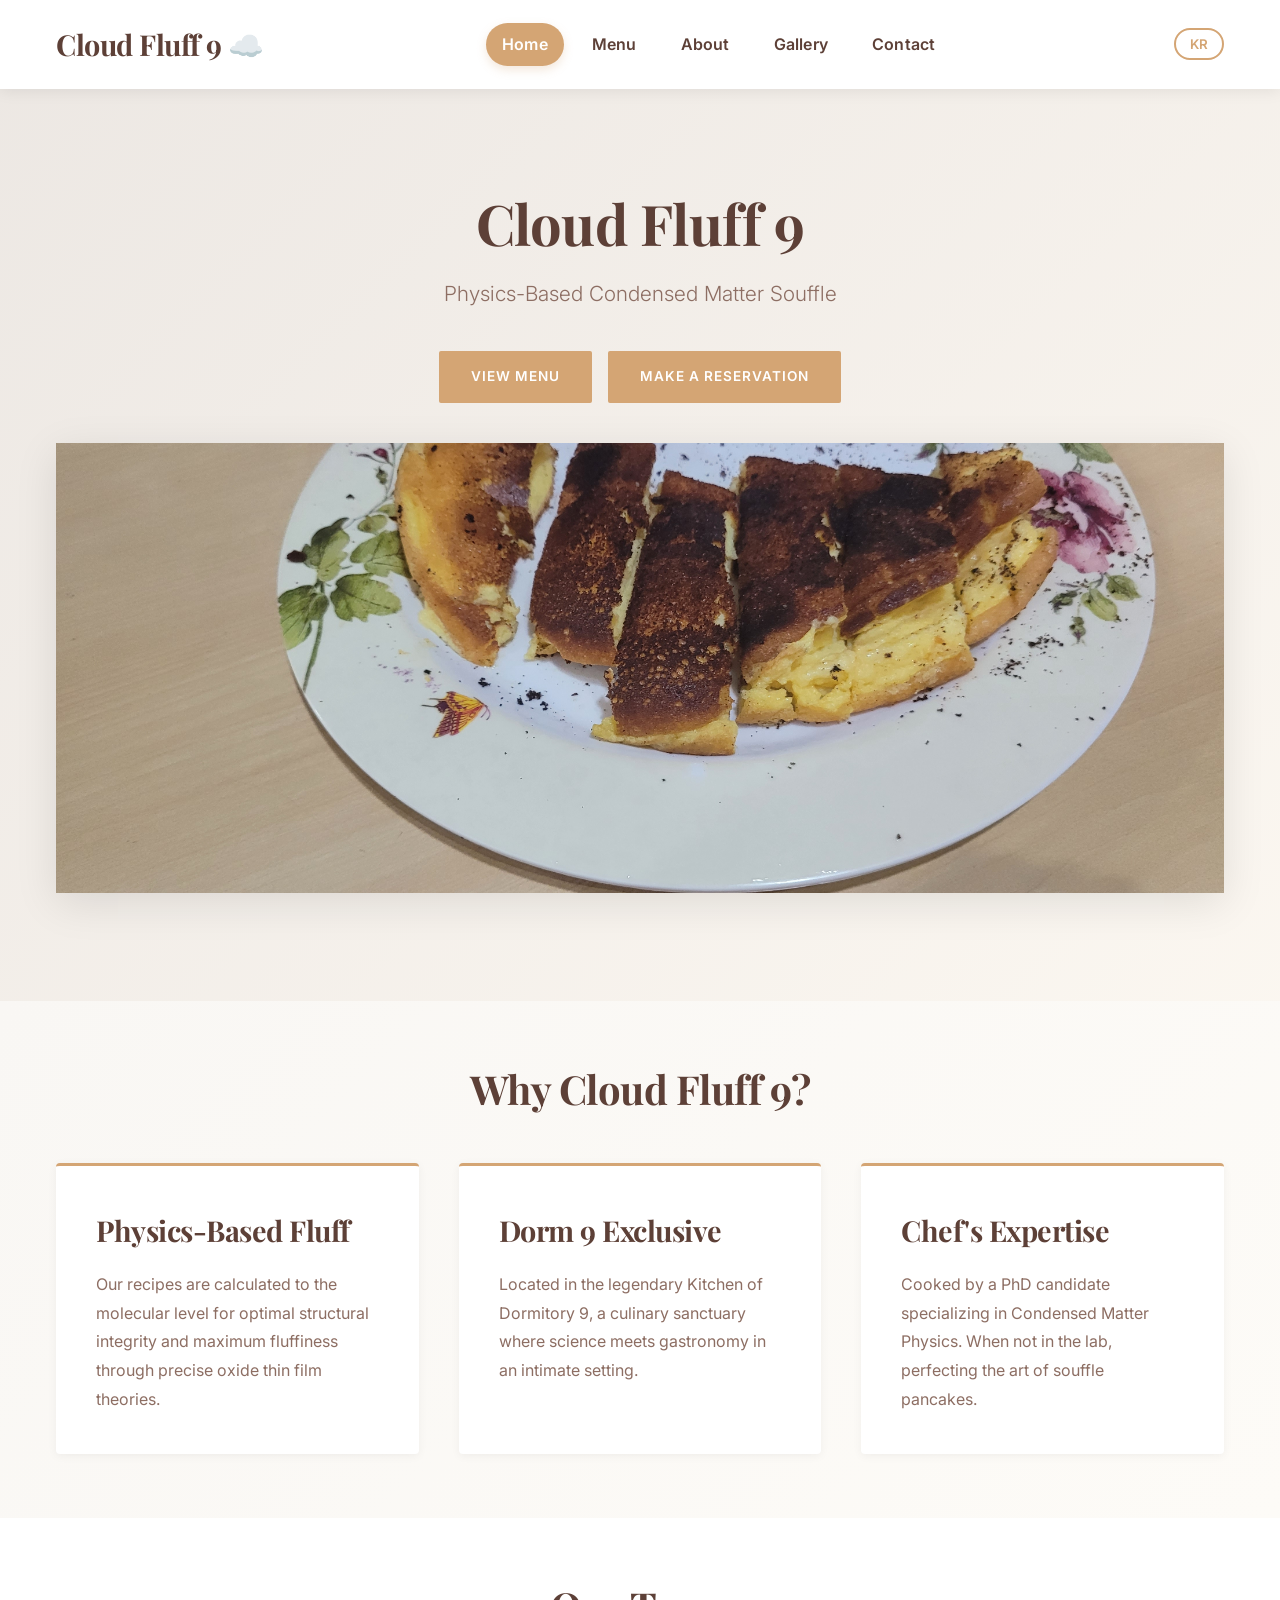
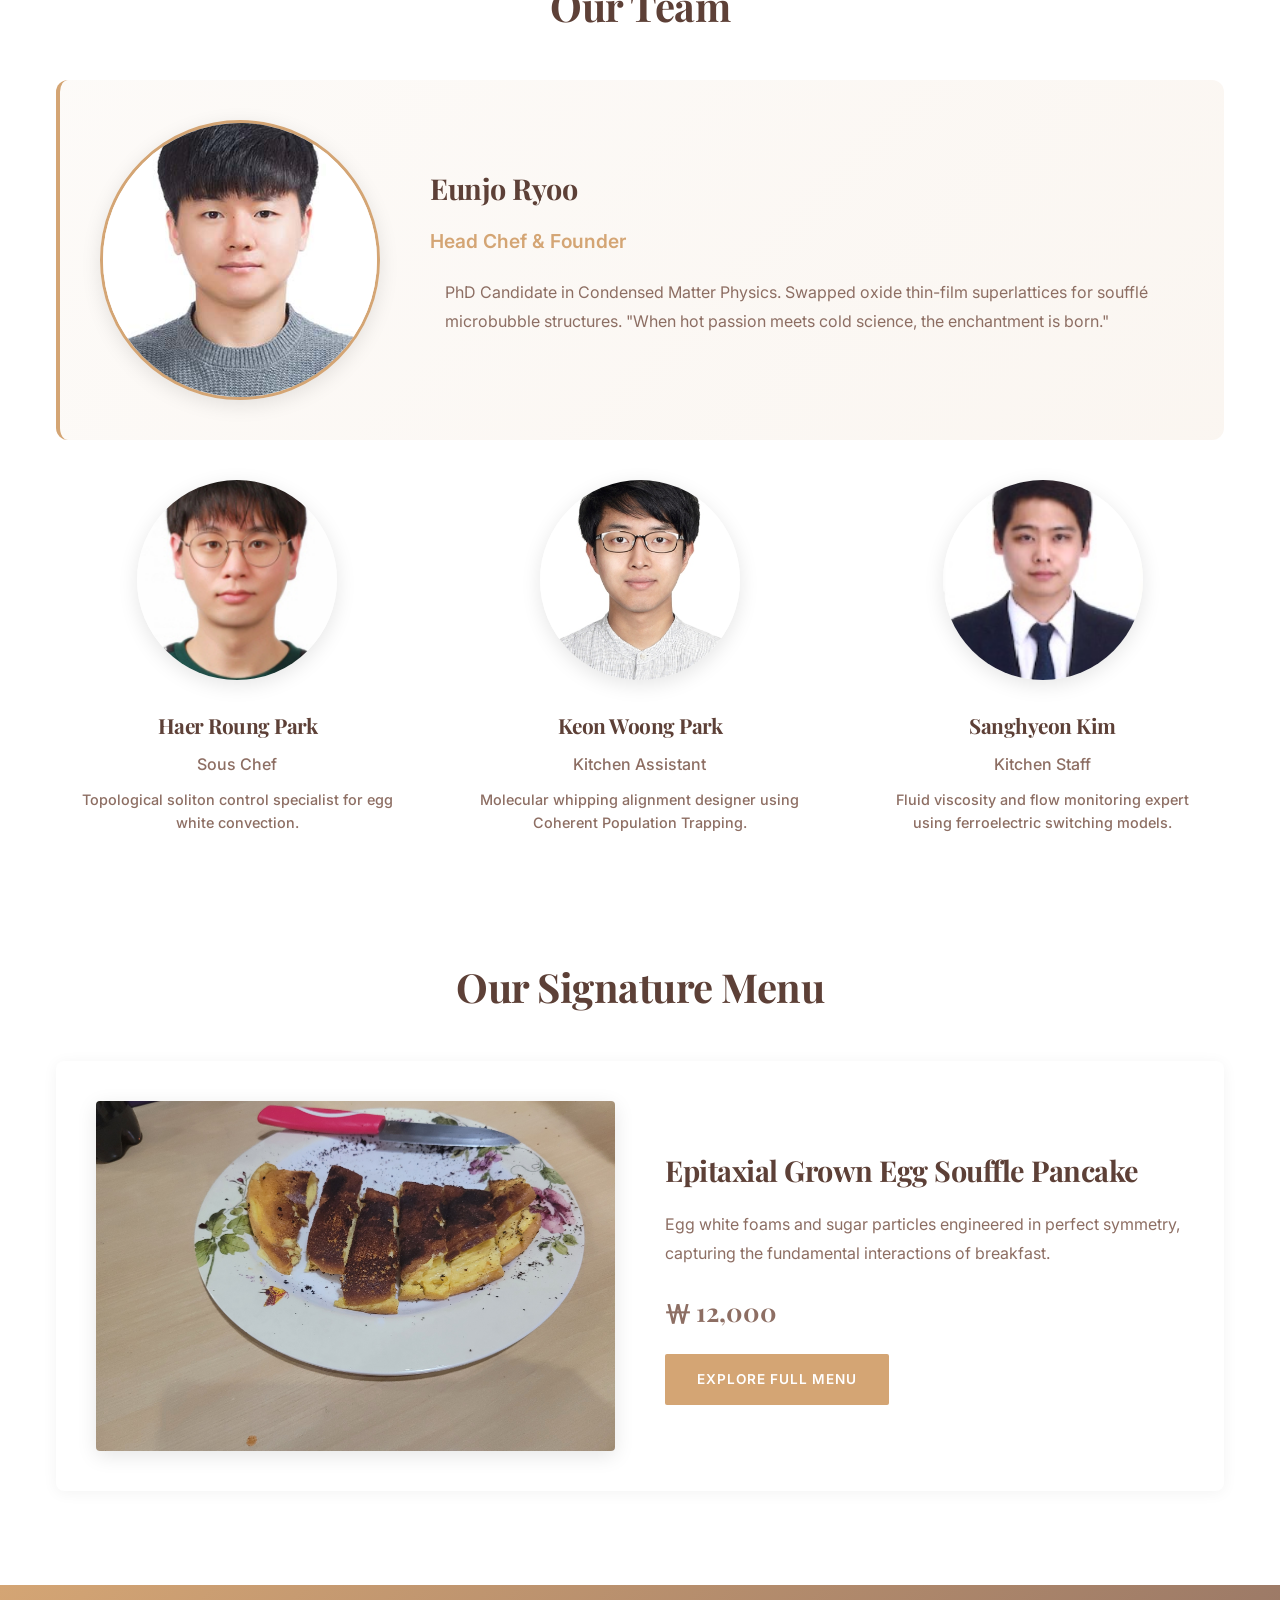
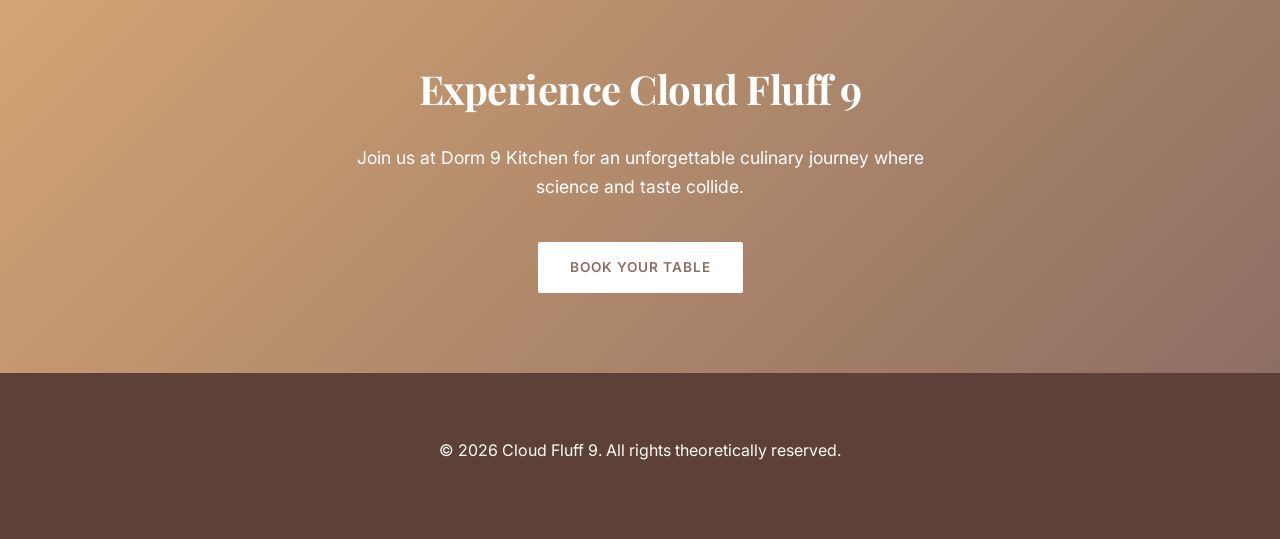
<file: index.html>
<!DOCTYPE html>
<html lang="ko">

<head>
    <meta charset="UTF-8">
    <meta name="viewport" content="width=device-width, initial-scale=1.0">
    <meta name="description" content="Experience physics-based condensed matter souffles at Cloud Fluff 9. Crafted with molecular precision by a PhD physics candidate in Dormitory 9.">
    <title>Cloud Fluff 9 - Condensed Matter Souffle</title>
    <link rel="icon" type="image/png" href="assets/icons/favicon.png?v=1">
    <link rel="icon"
        href="data:image/svg+xml,<svg xmlns=%22http://www.w3.org/2000/svg%22 viewBox=%220 0 100 100%22><text y=%22.9em%22 font-size=%2290%22>🥞</text></svg>">
    <link rel="preconnect" href="https://fonts.googleapis.com">
    <link rel="preconnect" href="https://fonts.gstatic.com" crossorigin>
    <link
        href="https://fonts.googleapis.com/css2?family=Inter:wght@300;400;500;600&family=Playfair+Display:wght@700;800&display=swap"
        rel="stylesheet">
    <link rel="stylesheet" href="css/style.css">
</head>

<body>
    <header>
        <div class="container nav-container">
            <a href="index.html" class="logo">Cloud Fluff 9 ☁️</a>
            <nav>
                <button class="mobile-menu-btn" aria-label="Menu">
                    <span></span>
                    <span></span>
                    <span></span>
                </button>
                <ul class="nav-links">
                    <li><a href="index.html">Home</a></li>
                    <li><a href="menu.html">Menu</a></li>
                    <li><a href="about.html">About</a></li>
                    <li><a href="gallery.html">Gallery</a></li>
                    <li><a href="contact.html">Contact</a></li>
                </ul>
            </nav>
            <button class="lang-toggle" id="langToggle">EN</button>
        </div>
    </header>

    <main>
        <!-- Hero Section -->
        <section class="hero section">
            <div class="container">
                <div class="hero-content">
                    <h1 data-i18n="hero-title">Cloud Fluff 9</h1>
                    <p class="hero-subtitle" data-i18n="hero-subtitle">Physics-Based Condensed Matter Souffle</p>
                    <div class="hero-buttons">
                        <a href="menu.html" class="btn" data-i18n="hero-cta">View Menu</a>
                        <a href="contact.html" class="btn" data-i18n="hero-cta2">Make a Reservation</a>
                    </div>
                </div>
                <img src="imgs/20260116_175040.jpg" alt="Cloud Fluff 9 Signature Souffle" class="hero-image">
            </div>
        </section>

        <!-- Intro Section -->
        <section class="intro section">
            <div class="container">
                <h2 data-i18n="intro-title">Why Cloud Fluff 9?</h2>
                <div class="intro-grid">
                    <div class="intro-card">
                        <h3 data-i18n="intro-1-title">Physics-Based Fluff</h3>
                        <p data-i18n="intro-1-desc">Our recipes are calculated to the molecular level for optimal structural integrity and 
                        maximum fluffiness through precise oxide thin film theories.</p>
                    </div>
                    <div class="intro-card">
                        <h3 data-i18n="intro-2-title">Dorm 9 Exclusive</h3>
                        <p data-i18n="intro-2-desc">Located in the legendary Kitchen of Dormitory 9, a culinary sanctuary where science 
                        meets gastronomy in an intimate setting.</p>
                    </div>
                    <div class="intro-card">
                        <h3 data-i18n="intro-3-title">Chef's Expertise</h3>
                        <p data-i18n="intro-3-desc">Cooked by a PhD candidate specializing in Condensed Matter Physics. When not in the lab, 
                        perfecting the art of souffle pancakes.</p>
                    </div>
                </div>
            </div>
        </section>

        <!-- Team Section -->
        <section class="team section">
            <div class="container">
                <h2 data-i18n="team-title">Our Team</h2>
                <div class="team-grid">
                    <div class="team-member">
                        <img src="assets/person/chief.jpg" alt="Chef" class="team-member-image">
                        <div>
                            <h3 data-i18n="team-chief">Chef 'Doctor' Lee</h3>
                            <p data-i18n="team-chief-desc">Head Chef & Founder</p>
                            <p class="team-member-bio" data-i18n="team-chief-bio">소울의 물리학 박사에서 출발한 색다른 접근. 뜨거운 열정과 차가운 과학이 만나 Cloud Fluff 9의 마법을 만듭니다.</p>
                        </div>
                    </div>
                    <div class="team-member">
                        <img src="assets/person/assi1.jpg" alt="Assistant 1" class="team-member-image">
                        <h3 data-i18n="team-assi1">Assistant 1</h3>
                        <p data-i18n="team-assi1-desc">Sous Chef</p>
                        <p class="team-member-bio" data-i18n="team-assi1-bio">위상 솔리톤 제어를 통한 계란 거품 대류 통제 전문가.</p>
                    </div>
                    <div class="team-member">
                        <img src="assets/person/assi2.jpg" alt="Assistant 2" class="team-member-image">
                        <h3 data-i18n="team-assi2">Assistant 2</h3>
                        <p data-i18n="team-assi2-desc">Kitchen Assistant</p>
                        <p class="team-member-bio" data-i18n="team-assi2-bio">결맞음 포획 상태를 활용한 분자 수준의 휘핑 정렬 담당.</p>
                    </div>
                    <div class="team-member">
                        <img src="assets/person/assi3.jpg" alt="Assistant 3" class="team-member-image">
                        <h3 data-i18n="team-assi3">Assistant 3</h3>
                        <p data-i18n="team-assi3-desc">Kitchen Staff</p>
                        <p class="team-member-bio" data-i18n="team-assi3-bio">강유전체 스위칭 이론을 응용한 반죽 점도 유동성 모니터링 담당.</p>
                    </div>
                </div>
            </div>
        </section>

        <!-- Menu Preview Section -->
        <section class="menu-section section">
            <div class="container">
                <h2 style="text-align: center; margin-bottom: 50px;" data-i18n="menu-section-title">Our Signature Menu</h2>
                
                <div class="menu-item-container">
                    <img src="imgs/20260116_175040.jpg" alt="Standard Model Souffle" class="menu-item-image">
                    <div class="menu-item-info">
                        <h3 data-i18n="menu-item-title">The Standard Model Souffle</h3>
                        <p data-i18n="menu-item-desc">A perfectly symmetric composition of egg whites and sugar, scientifically engineered to achieve 
                        maximum cloud-like texture. Each pancake is a marvel of thermodynamics.</p>
                        <p class="menu-item-price">₩ 12,000</p>
                        <a href="menu.html" class="btn" data-i18n="menu-explore">Explore Full Menu</a>
                    </div>
                </div>
            </div>
        </section>

        <!-- CTA Section -->
        <section class="section" style="background: linear-gradient(135deg, #D4A574 0%, #8D6E63 100%); color: white; padding: 80px 0;">
            <div class="container" style="text-align: center;">
                <h2 style="color: white; margin-bottom: 30px;" data-i18n="experience-title">Experience Cloud Fluff 9</h2>
                <p style="font-size: 1.1rem; margin-bottom: 40px; max-width: 600px; margin-left: auto; margin-right: auto;" data-i18n="experience-subtitle">
                    Join us at Dorm 9 Kitchen for an unforgettable culinary journey where science and taste collide.
                </p>
                <a href="contact.html" class="btn" style="background-color: white; color: #8D6E63;" data-i18n="book-table">Book Your Table</a>
            </div>
        </section>
    </main>

    <footer id="global-footer">
        <p>&copy; 2026 Cloud Fluff 9. All rights reserved.</p>
        <p><a href="contact.html">Contact Us</a> | <a href="about.html">About</a> | <a href="menu.html">Menu</a></p>
    </footer>

    <script src="js/data.js"></script>
    <script src="js/main.js"></script>
</body>

</html>
</file>
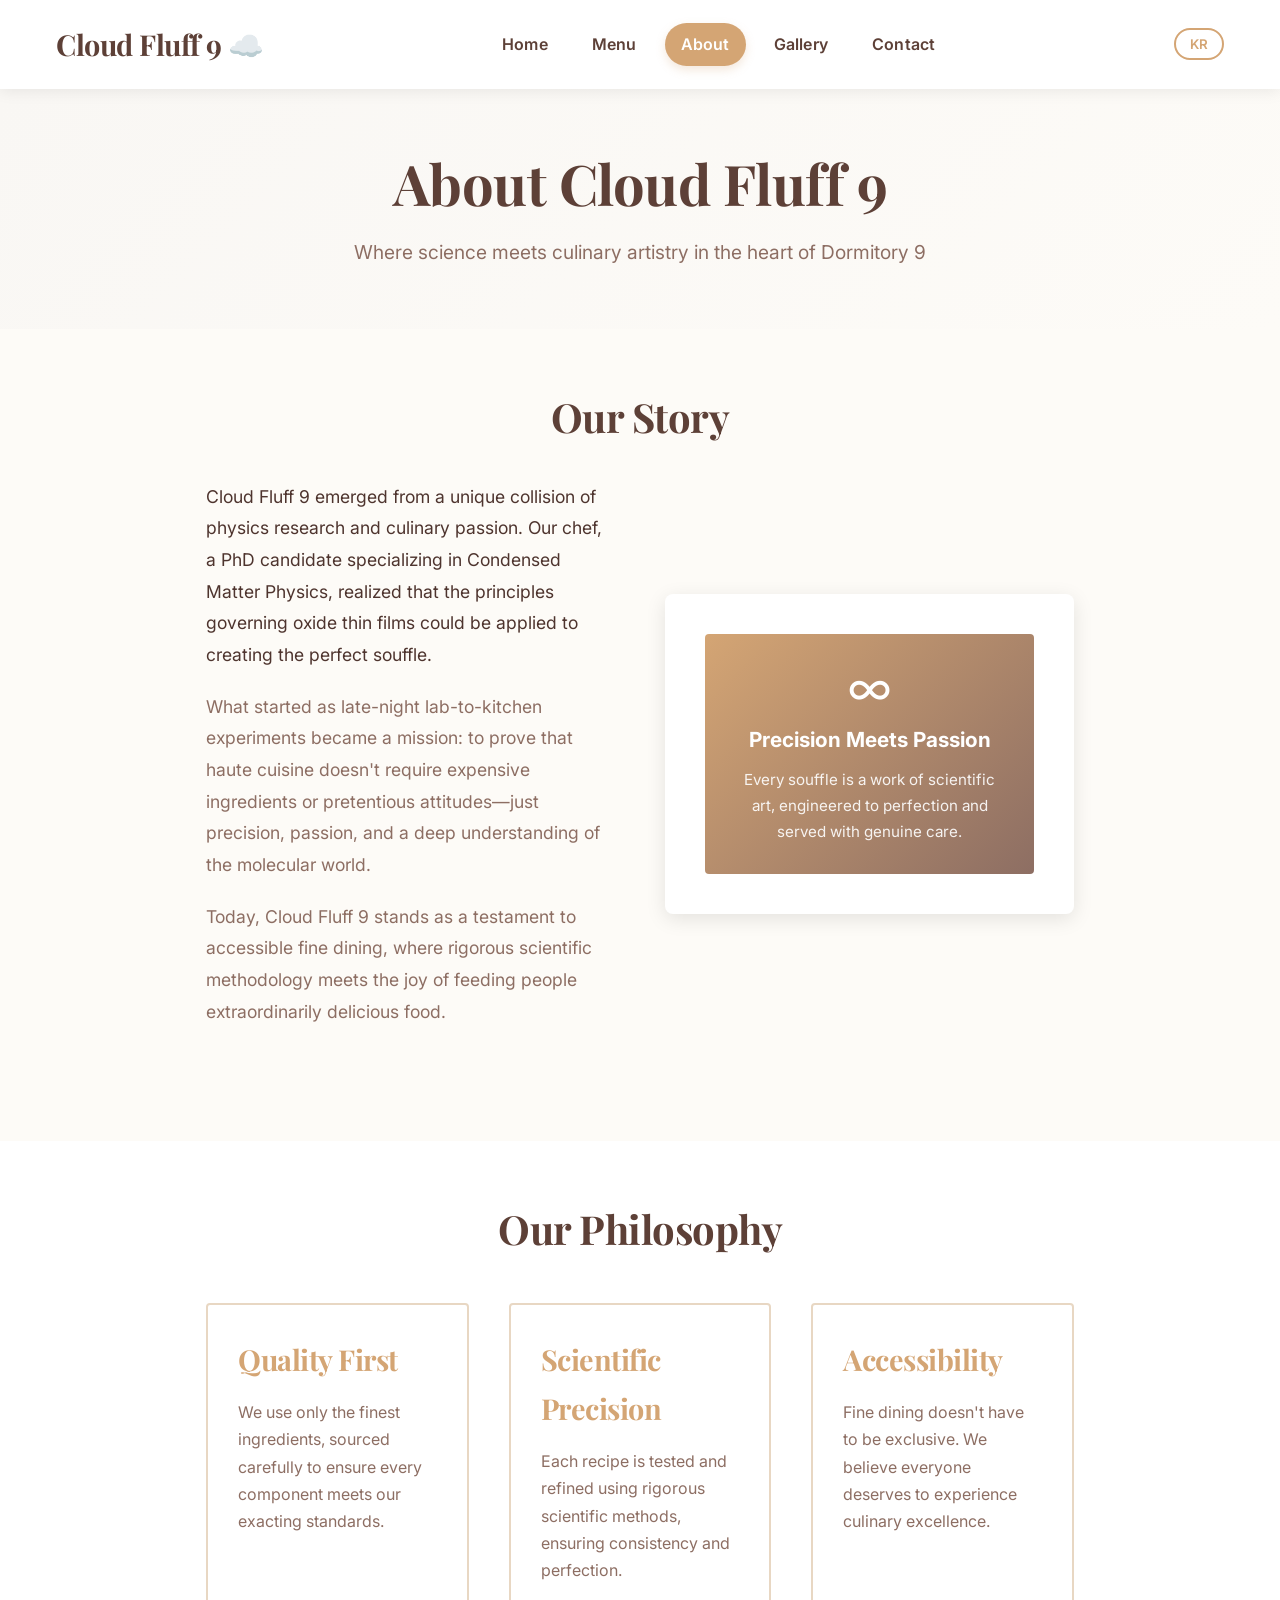
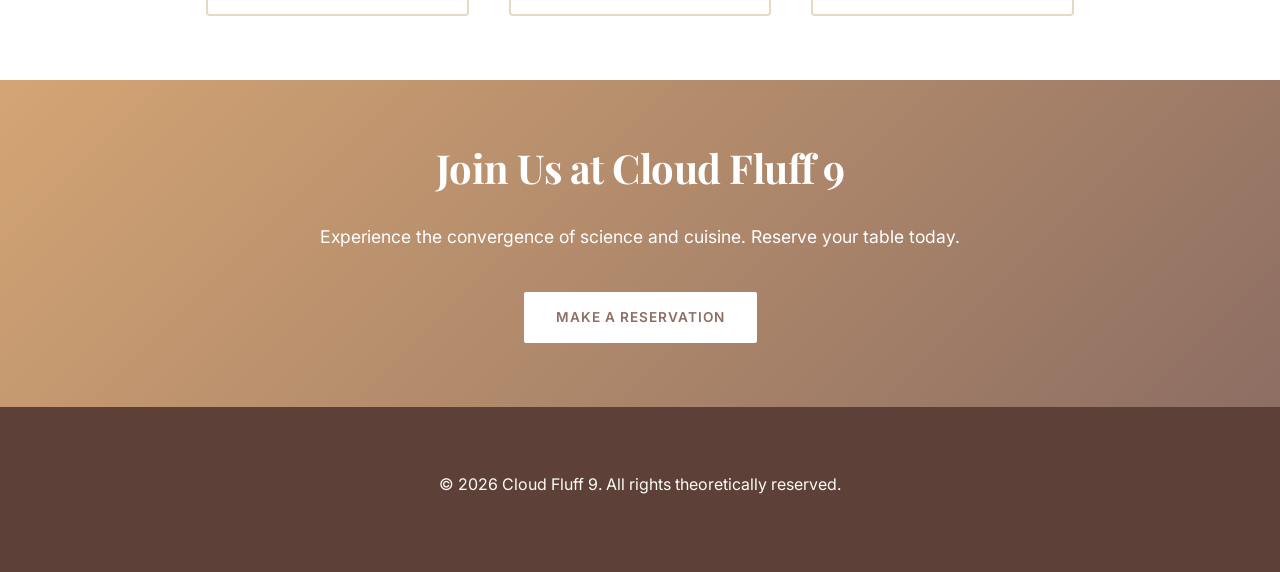
<file: about.html>
<!DOCTYPE html>
<html lang="ko">

<head>
    <meta charset="UTF-8">
    <meta name="viewport" content="width=device-width, initial-scale=1.0">
    <meta name="description" content="Learn about Cloud Fluff 9, where quantum mechanics and culinary art collide to create the perfect souffle pancake.">
    <title>About - Cloud Fluff 9</title>
    <link rel="icon" type="image/png" href="assets/icons/favicon.png?v=1">
    <link
        href="https://fonts.googleapis.com/css2?family=Inter:wght@300;400;500;600&family=Playfair+Display:wght@700;800&display=swap"
        rel="stylesheet">
    <link rel="stylesheet" href="css/style.css">
</head>

<body>
    <header>
        <div class="container nav-container">
            <a href="index.html" class="logo">Cloud Fluff 9 ☁️</a>
            <nav>
                <button class="mobile-menu-btn" aria-label="Menu">
                    <span></span>
                    <span></span>
                    <span></span>
                </button>
                <ul class="nav-links">
                    <li><a href="index.html">Home</a></li>
                    <li><a href="menu.html">Menu</a></li>
                    <li><a href="about.html">About</a></li>
                    <li><a href="gallery.html">Gallery</a></li>
                    <li><a href="contact.html">Contact</a></li>
                </ul>
            </nav>
            <button class="lang-toggle" id="langToggle">EN</button>
        </div>
    </header>

    <main>
        <section class="section" style="background: linear-gradient(135deg, var(--color-light-gray) 0%, var(--color-cream) 100%); padding: 60px 0;">
            <div class="container" style="text-align: center;">
                <h1 style="margin-bottom: 20px;" data-i18n="about-title">About Cloud Fluff 9</h1>
                <p style="font-size: 1.2rem; color: var(--color-brown); max-width: 700px; margin: 0 auto;" data-i18n="about-subtitle">
                    Where science meets culinary artistry in the heart of Dormitory 9
                </p>
            </div>
        </section>

        <!-- Our Story -->
        <section class="section">
            <div class="container" style="max-width: 900px; margin: 0 auto;">
                <h2 style="text-align: center; margin-bottom: 40px;" data-i18n="our-story">Our Story</h2>
                <div class="story-grid">
                    <div>
                        <p style="margin-bottom: 20px; font-size: 1.1rem; line-height: 1.8;" data-i18n="about-p1">
                            Cloud Fluff 9 emerged from a unique collision of physics research and culinary passion. Our chef, 
                            a PhD candidate specializing in Condensed Matter Physics, realized that the principles governing 
                            oxide thin films could be applied to creating the perfect souffle.
                        </p>
                        <p style="margin-bottom: 20px; font-size: 1.1rem; line-height: 1.8; color: var(--color-brown);" data-i18n="about-p2">
                            What started as late-night lab-to-kitchen experiments became a mission: to prove that haute 
                            cuisine doesn't require expensive ingredients or pretentious attitudes—just precision, passion, 
                            and a deep understanding of the molecular world.
                        </p>
                        <p style="font-size: 1.1rem; line-height: 1.8; color: var(--color-brown);" data-i18n="about-p3">
                            Today, Cloud Fluff 9 stands as a testament to accessible fine dining, where rigorous scientific 
                            methodology meets the joy of feeding people extraordinarily delicious food.
                        </p>
                    </div>
                    <div class="story-card">
                        <div class="precision-card">
                            <p style="font-size: 3rem; margin-bottom: 10px; line-height: 1;">∞</p>
                            <p style="font-size: 1.3rem; font-weight: bold; margin-bottom: 10px;" data-i18n="precision-meets-passion">Precision Meets Passion</p>
                            <p style="opacity: 0.9; font-size: 0.95rem;" data-i18n="precision-subtitle">Every souffle is a work of scientific art, engineered 
                            to perfection and served with genuine care.</p>
                        </div>
                    </div>
                </div>
            </div>
        </section>

        <!-- Our Philosophy -->
        <section class="section" style="background: white;">
            <div class="container" style="max-width: 900px; margin: 0 auto;">
                <h2 style="text-align: center; margin-bottom: 50px;" data-i18n="philosophy-title">Our Philosophy</h2>
                <div class="philosophy-grid">
                    <div style="padding: 30px; border: 2px solid var(--color-border); border-radius: 4px;">
                        <h3 style="margin-bottom: 15px; color: var(--color-accent);" data-i18n="quality-first">Quality First</h3>
                        <p style="color: var(--color-brown);" data-i18n="quality-desc">We use only the finest ingredients, sourced carefully to ensure 
                        every component meets our exacting standards.</p>
                    </div>
                    <div style="padding: 30px; border: 2px solid var(--color-border); border-radius: 4px;">
                        <h3 style="margin-bottom: 15px; color: var(--color-accent);" data-i18n="scientific-precision">Scientific Precision</h3>
                        <p style="color: var(--color-brown);" data-i18n="scientific-desc">Each recipe is tested and refined using rigorous scientific methods, 
                        ensuring consistency and perfection.</p>
                    </div>
                    <div style="padding: 30px; border: 2px solid var(--color-border); border-radius: 4px;">
                        <h3 style="margin-bottom: 15px; color: var(--color-accent);" data-i18n="accessibility">Accessibility</h3>
                        <p style="color: var(--color-brown);" data-i18n="accessibility-desc">Fine dining doesn't have to be exclusive. We believe everyone 
                        deserves to experience culinary excellence.</p>
                    </div>
                </div>
            </div>
        </section>

        <!-- CTA Section -->
        <section class="section" style="background: linear-gradient(135deg, #D4A574 0%, #8D6E63 100%); color: white;">
            <div class="container" style="text-align: center;">
                <h2 style="color: white; margin-bottom: 30px;" data-i18n="join-us">Join Us at Cloud Fluff 9</h2>
                <p style="font-size: 1.1rem; margin-bottom: 40px;" data-i18n="join-subtitle">
                    Experience the convergence of science and cuisine. Reserve your table today.
                </p>
                <a href="contact.html" class="btn" style="background-color: white; color: #8D6E63;">Make a Reservation</a>
            </div>
        </section>
    </main>

    <footer id="global-footer">
        <p>&copy; 2026 Cloud Fluff 9. All rights reserved.</p>
        <p><a href="contact.html">Contact Us</a> | <a href="about.html">About</a> | <a href="menu.html">Menu</a></p>
    </footer>

    <script src="js/data.js"></script>
    <script src="js/main.js"></script>
</body>

</html>
</file>
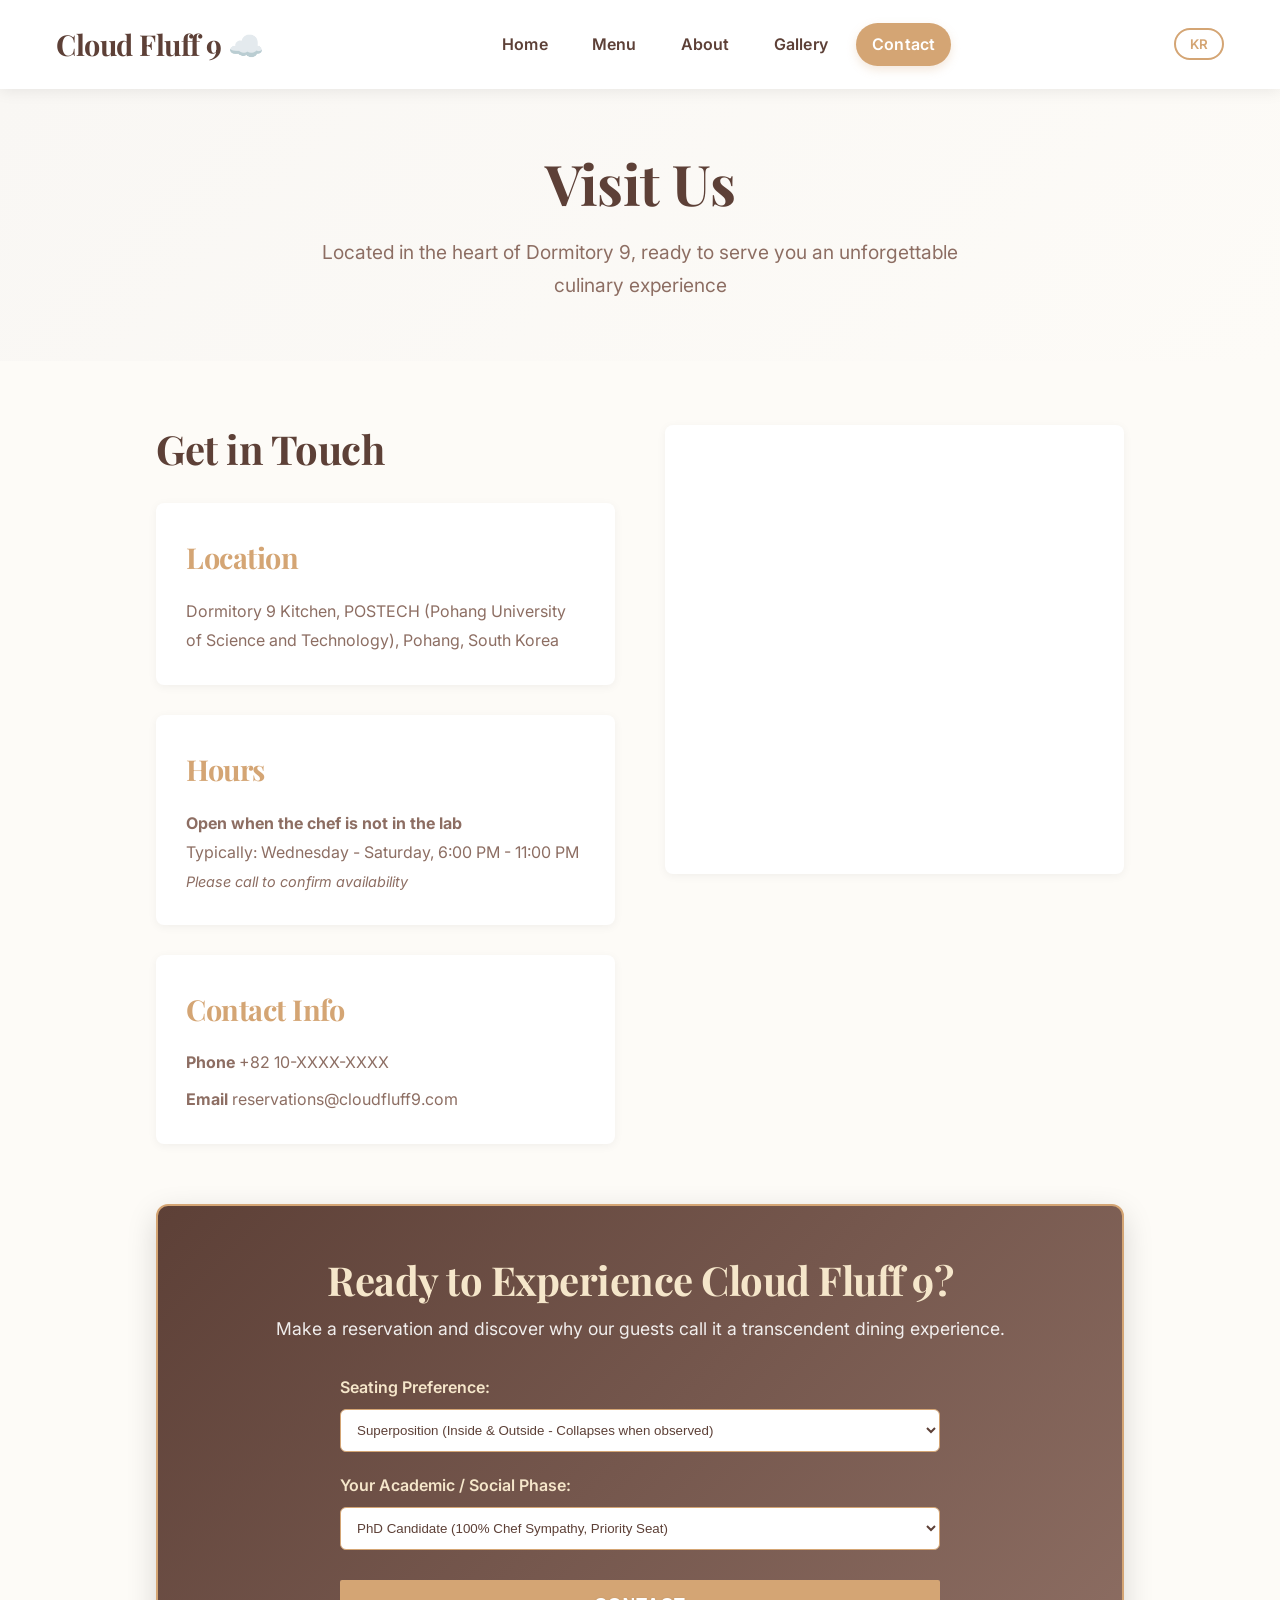
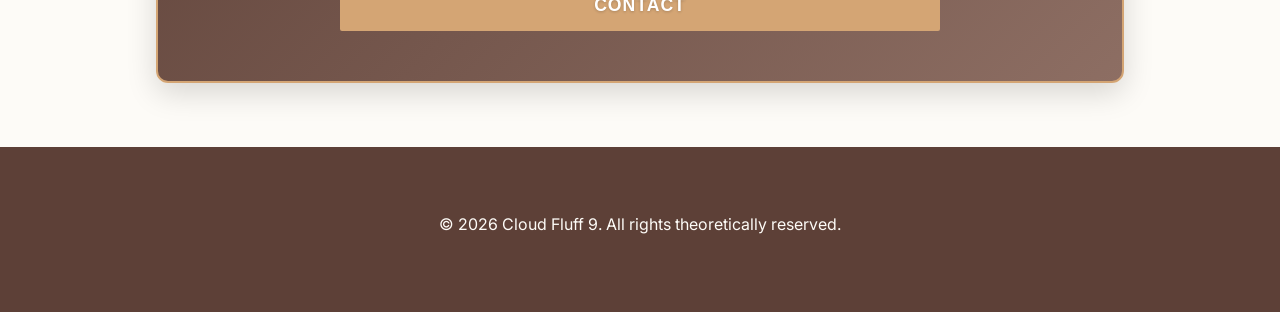
<file: contact.html>
<!DOCTYPE html>
<html lang="ko">

<head>
    <meta charset="UTF-8">
    <meta name="viewport" content="width=device-width, initial-scale=1.0">
    <meta name="description" content="Reserve a table at Cloud Fluff 9 in Dormitory 9. Calibrate your quantum state vector to experience the ultimate molecular gastronomy.">
    <title>Contact - Cloud Fluff 9</title>
    <link rel="icon" type="image/png" href="assets/icons/favicon.png?v=1">
    <link
        href="https://fonts.googleapis.com/css2?family=Inter:wght@300;400;500;600&family=Playfair+Display:wght@700;800&display=swap"
        rel="stylesheet">
    <link rel="stylesheet" href="css/style.css">
</head>

<body>
    <header>
        <div class="container nav-container">
            <a href="index.html" class="logo">Cloud Fluff 9 ☁️</a>
            <nav>
                <button class="mobile-menu-btn" aria-label="Menu">
                    <span></span>
                    <span></span>
                    <span></span>
                </button>
                <ul class="nav-links">
                    <li><a href="index.html">Home</a></li>
                    <li><a href="menu.html">Menu</a></li>
                    <li><a href="about.html">About</a></li>
                    <li><a href="gallery.html">Gallery</a></li>
                    <li><a href="contact.html">Contact</a></li>
                </ul>
            </nav>
            <button class="lang-toggle" id="langToggle">EN</button>
        </div>
    </header>

    <main>
        <!-- Hero Section -->
        <section class="section" style="background: linear-gradient(135deg, var(--color-light-gray) 0%, var(--color-cream) 100%); padding: 60px 0;">
            <div class="container" style="text-align: center;">
                <h1 style="margin-bottom: 20px;" data-i18n="contact-title">Visit Us</h1>
                <p style="font-size: 1.2rem; color: var(--color-brown); max-width: 700px; margin: 0 auto;" data-i18n="contact-subtitle">
                    Located in the heart of Dormitory 9, ready to serve you an unforgettable culinary experience
                </p>
            </div>
        </section>

        <!-- Contact Information -->
        <section class="section">
            <div class="container" style="max-width: 1000px;">
                <div class="contact-grid">
                    <!-- Left Column - Info -->
                    <div>
                        <h2 style="margin-bottom: 30px;" data-i18n="get-in-touch">Get in Touch</h2>
                        
                        <div style="background: white; padding: 30px; border-radius: 8px; margin-bottom: 30px; box-shadow: 0 2px 10px rgba(0,0,0,0.05);">
                            <h3 style="margin-bottom: 15px; color: var(--color-accent);" data-i18n="location">Location</h3>
                            <p style="color: var(--color-brown); line-height: 1.8;" data-i18n="location-info">
                                Dormitory 9 Kitchen, POSTECH (Pohang University of Science and Technology), Pohang, South Korea
                            </p>
                        </div>

                        <div style="background: white; padding: 30px; border-radius: 8px; margin-bottom: 30px; box-shadow: 0 2px 10px rgba(0,0,0,0.05);">
                            <h3 style="margin-bottom: 15px; color: var(--color-accent);" data-i18n="hours">Hours</h3>
                            <p style="color: var(--color-brown); line-height: 1.8;">
                                <strong data-i18n="hours-info">Open when the chef is not in the lab</strong><br>
                                <span data-i18n="hours-times">Typically: Wednesday - Saturday, 6:00 PM - 11:00 PM</span><br>
                                <em style="font-size: 0.9rem; color: var(--color-brown);" data-i18n="hours-note">Please call to confirm availability</em>
                            </p>
                        </div>

                        <div style="background: white; padding: 30px; border-radius: 8px; box-shadow: 0 2px 10px rgba(0,0,0,0.05);">
                            <h3 style="margin-bottom: 15px; color: var(--color-accent);" data-i18n="contact-info">Contact Info</h3>
                            <p style="color: var(--color-brown); margin-bottom: 10px;">
                                <strong data-i18n="phone">Phone:</strong> +82 10-XXXX-XXXX
                            </p>
                            <p style="color: var(--color-brown);">
                                <strong data-i18n="email">Email:</strong> reservations@cloudfluff9.com
                            </p>
                        </div>
                    </div>

                    <!-- Right Column - Map -->
                    <div style="background: white; padding: 20px; border-radius: 8px; box-shadow: 0 2px 10px rgba(0,0,0,0.05); overflow: hidden;">
                        <iframe src="https://www.google.com/maps/embed?pb=!1m10!1m8!1m3!1d388.158427582867!2d129.32148188012252!3d36.015943009360896!3m2!1i1024!2i768!4f13.1!5e0!3m2!1sen!2skr!4v1780246424510!5m2!1sen!2skr" width="100%" height="400" style="border:0; border-radius: 4px;" allowfullscreen="" loading="lazy" referrerpolicy="no-referrer-when-downgrade"></iframe>
                    </div>
                </div>

                <!-- Satirical Quantum Reservation Engine -->
                <div id="quantum-reservation-box">
                    <div style="text-align: center; margin-bottom: 30px;">
                        <h2 style="color: var(--color-beige); margin-bottom: 10px;" data-i18n="ready-title">Quantum Reservation Engine 🌌</h2>
                        <p style="font-size: 1.1rem; opacity: 0.9;" data-i18n="ready-subtitle">
                            Please calibrate your thermodynamic state vector to book a table.
                        </p>
                    </div>
                    
                    <form id="reservation-form" onsubmit="event.preventDefault(); calculateReservation();" style="max-width: 600px; margin: 0 auto; display: grid; gap: 20px;">
                        <div>
                            <label style="display: block; margin-bottom: 8px; font-weight: 600; color: var(--color-beige);" data-i18n="seating-pref">Seating Preference:</label>
                            <select id="seating" style="width: 100%; padding: 12px; border-radius: 6px; border: 1px solid var(--color-accent); background: white; color: #5D4037; font-weight: 500;">
                                <option value="superposition" data-i18n="opt-superposition">Superposition (Inside & Outside - Collapses when observed)</option>
                                <option value="inside" data-i18n="opt-inside">Inside State |1⟩ (Highly correlated kitchen air)</option>
                                <option value="outside" data-i18n="opt-outside">Outside State |0⟩ (Subject to atmospheric entropy)</option>
                            </select>
                        </div>

                        <div>
                            <label style="display: block; margin-bottom: 8px; font-weight: 600; color: var(--color-beige);" data-i18n="academic-phase">Your Academic / Social Phase:</label>
                            <select id="rank" style="width: 100%; padding: 12px; border-radius: 6px; border: 1px solid var(--color-accent); background: white; color: #5D4037; font-weight: 500;">
                                <option value="phd" data-i18n="opt-phd">PhD Candidate (100% Chef Sympathy, Priority Seat)</option>
                                <option value="prof" data-i18n="opt-prof">Professor (5x surcharge applied directly to research grant)</option>
                                <option value="outsider" data-i18n="opt-outsider">Non-Physicist / Civilian (highly suspect, friction > 0)</option>
                            </select>
                        </div>

                        <button type="submit" class="btn" data-i18n="contact-submit" style="background-color: var(--color-accent); color: white; border: none; padding: 15px; font-size: 1.1rem; font-weight: 700; width: 100%; margin-top: 10px; cursor: pointer; text-shadow: 0 1px 3px rgba(0,0,0,0.2);">
                            Contact
                        </button>
                    </form>

                </div>

                <script>
                    function calculateReservation() {
                        const lang = document.documentElement.lang || 'en';
                        let msg = "";
                        if (lang === 'kr') {
                            msg = "셰프가 실험을 마친 후에 확인하겠습니다.";
                        } else {
                            msg = "Chef will check after finishing experiments.";
                        }
                        alert(msg);
                    }
                </script>
            </div>
        </section>
    </main>

    <footer id="global-footer">
        <p>&copy; 2026 Cloud Fluff 9. All rights reserved.</p>
        <p><a href="contact.html">Contact Us</a> | <a href="about.html">About</a> | <a href="menu.html">Menu</a></p>
    </footer>

    <script src="js/data.js"></script>
    <script src="js/main.js"></script>
</body>

</html>
</file>
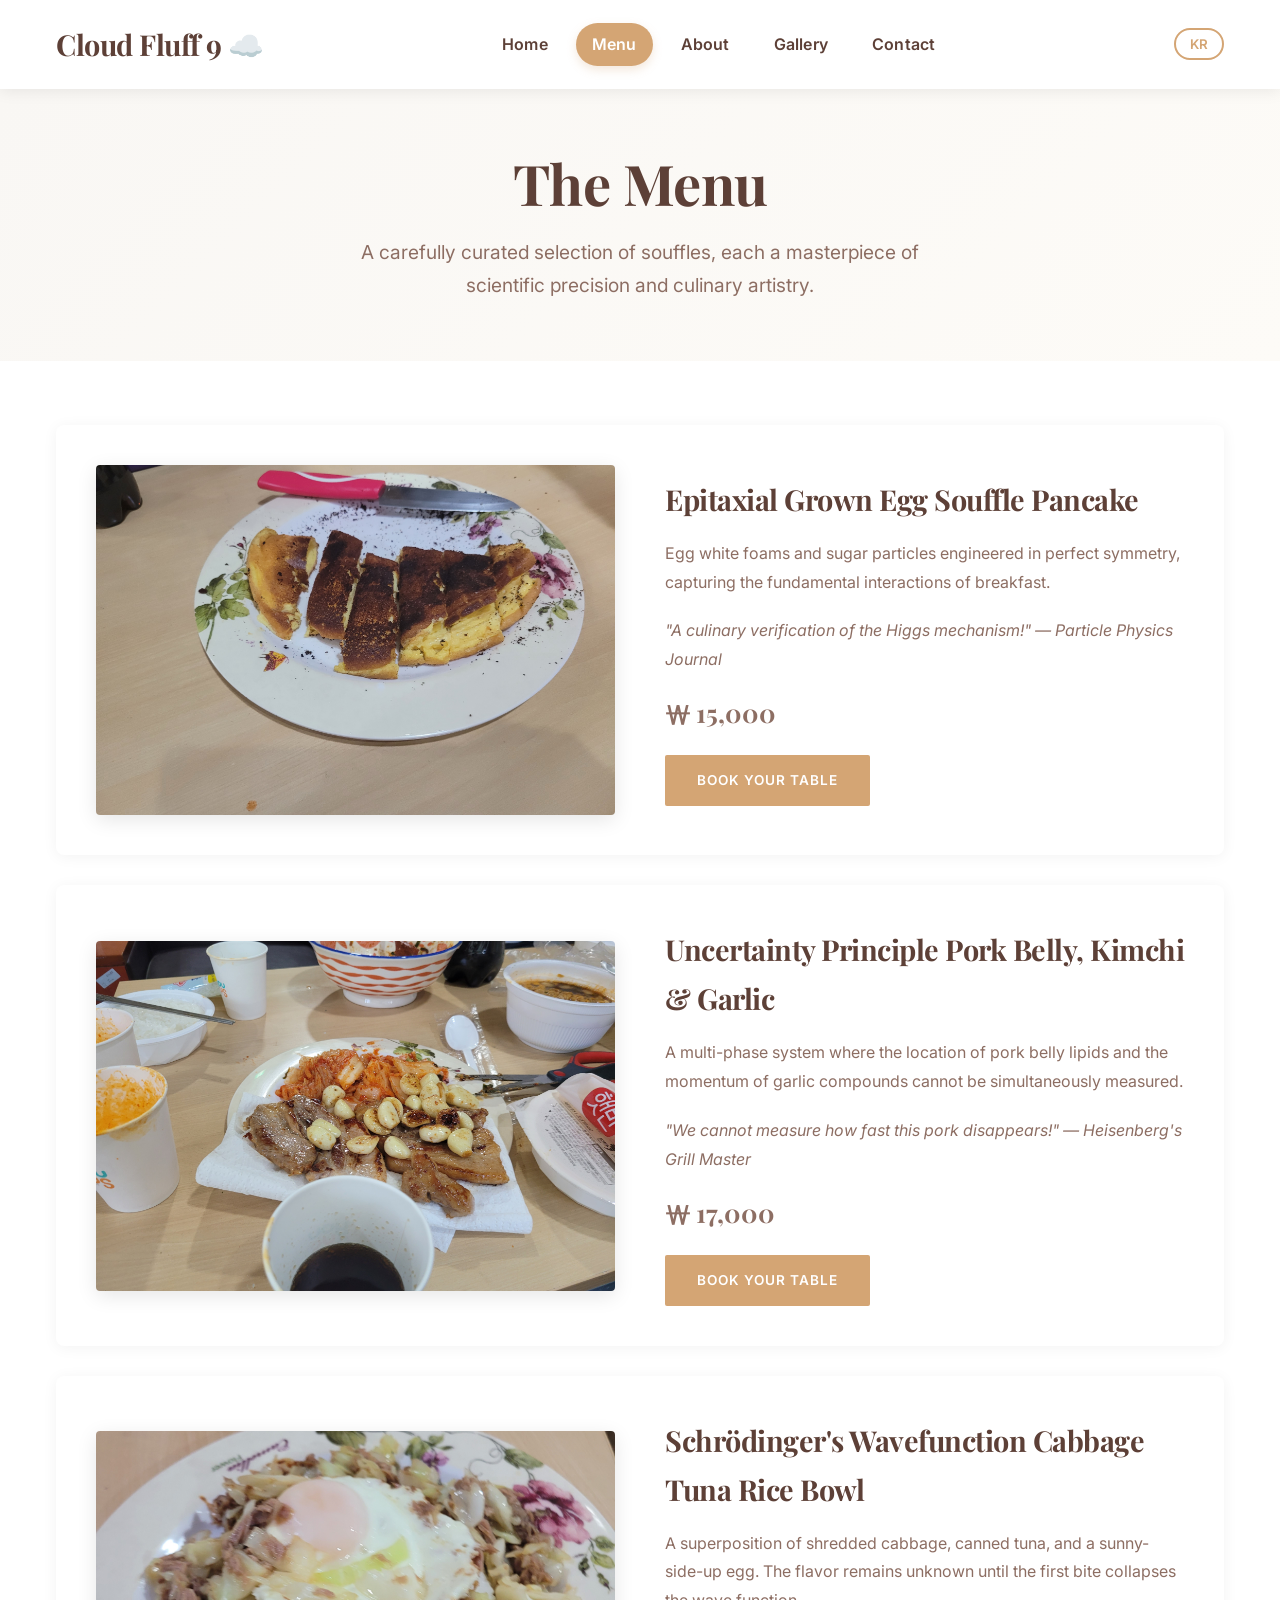
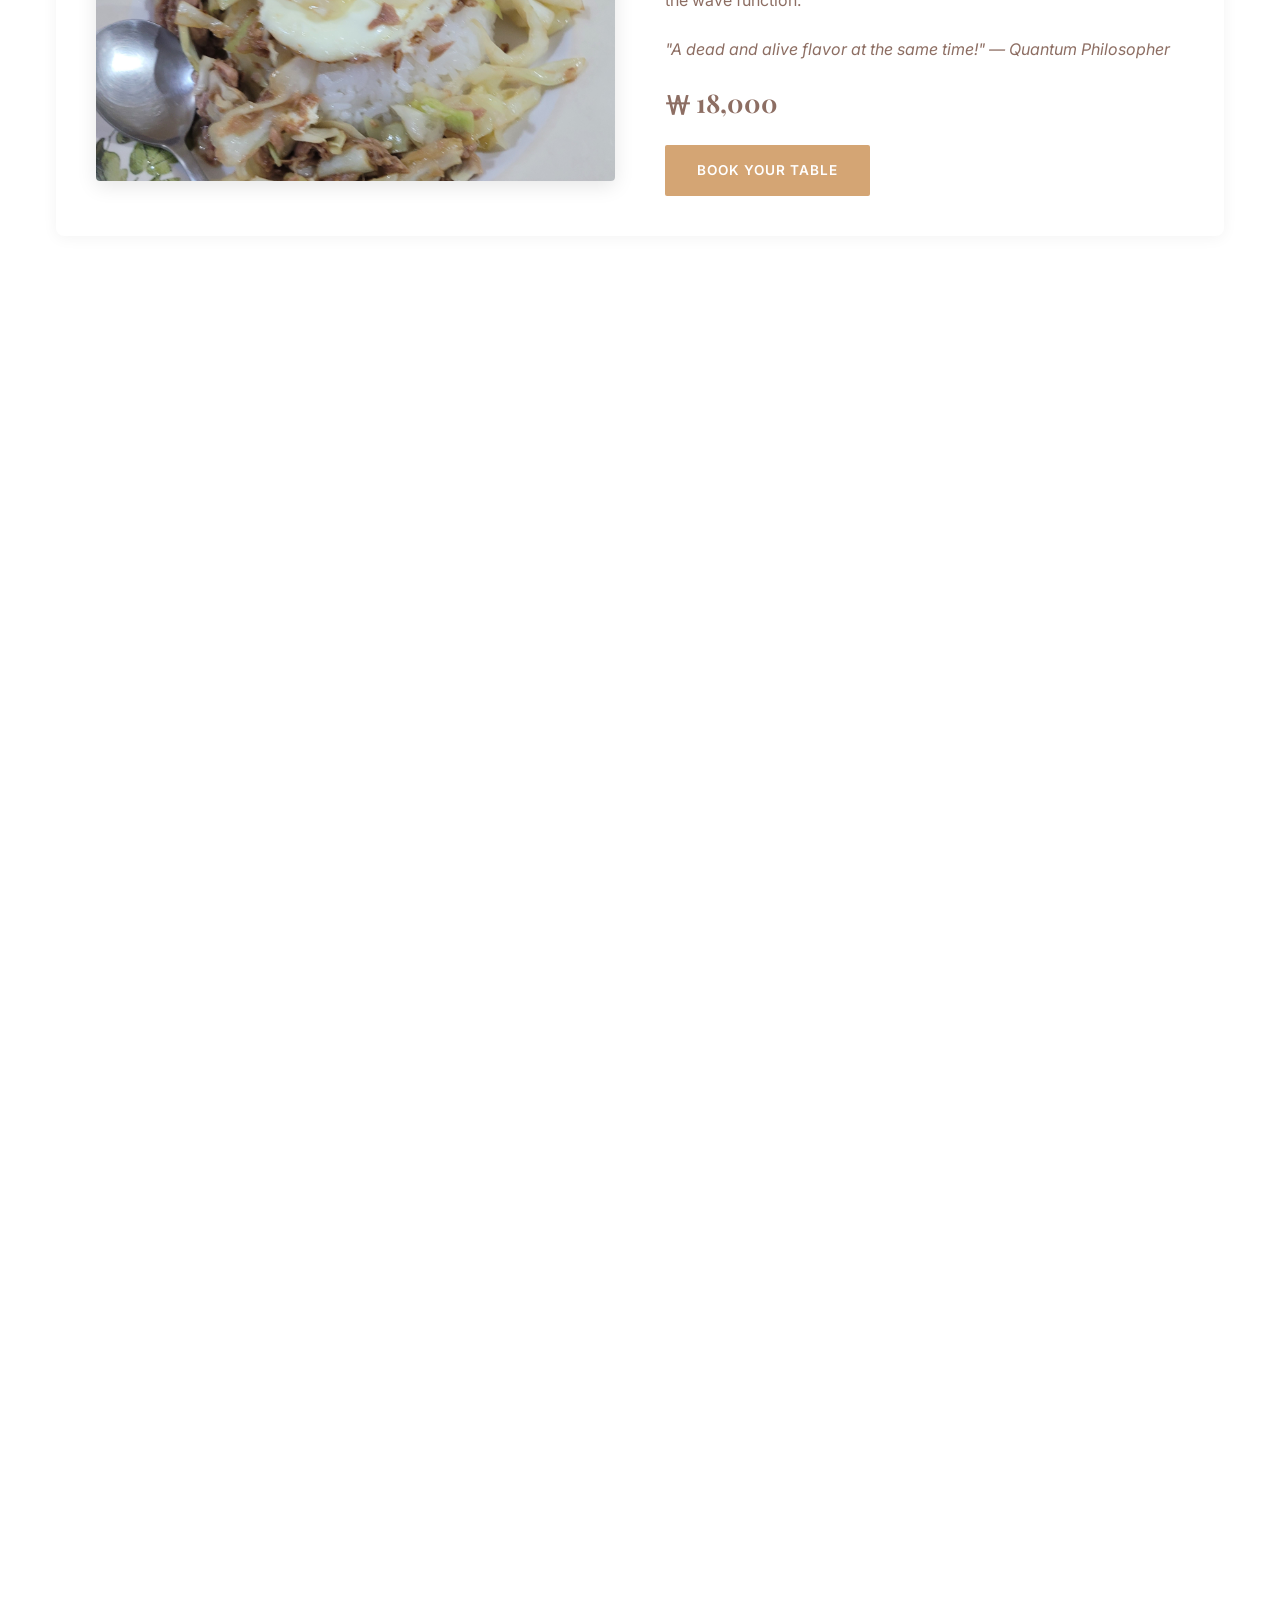
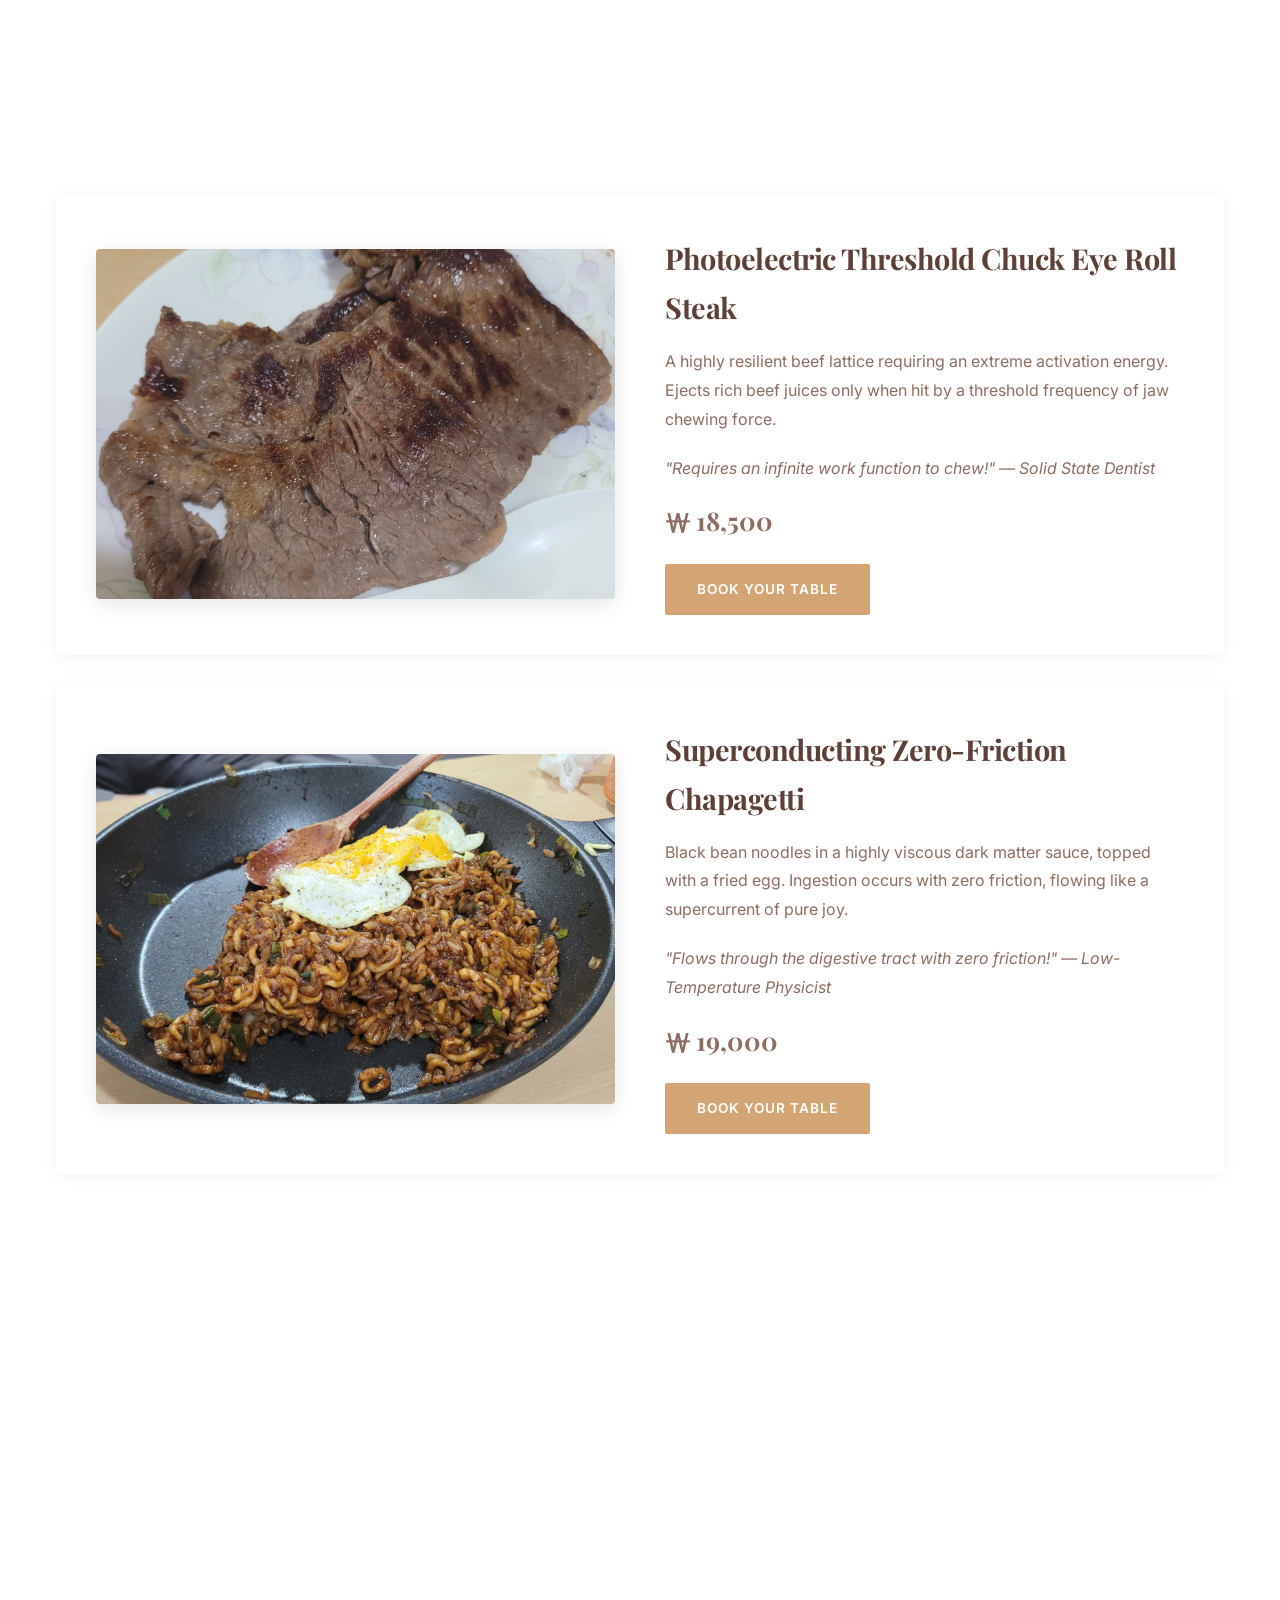
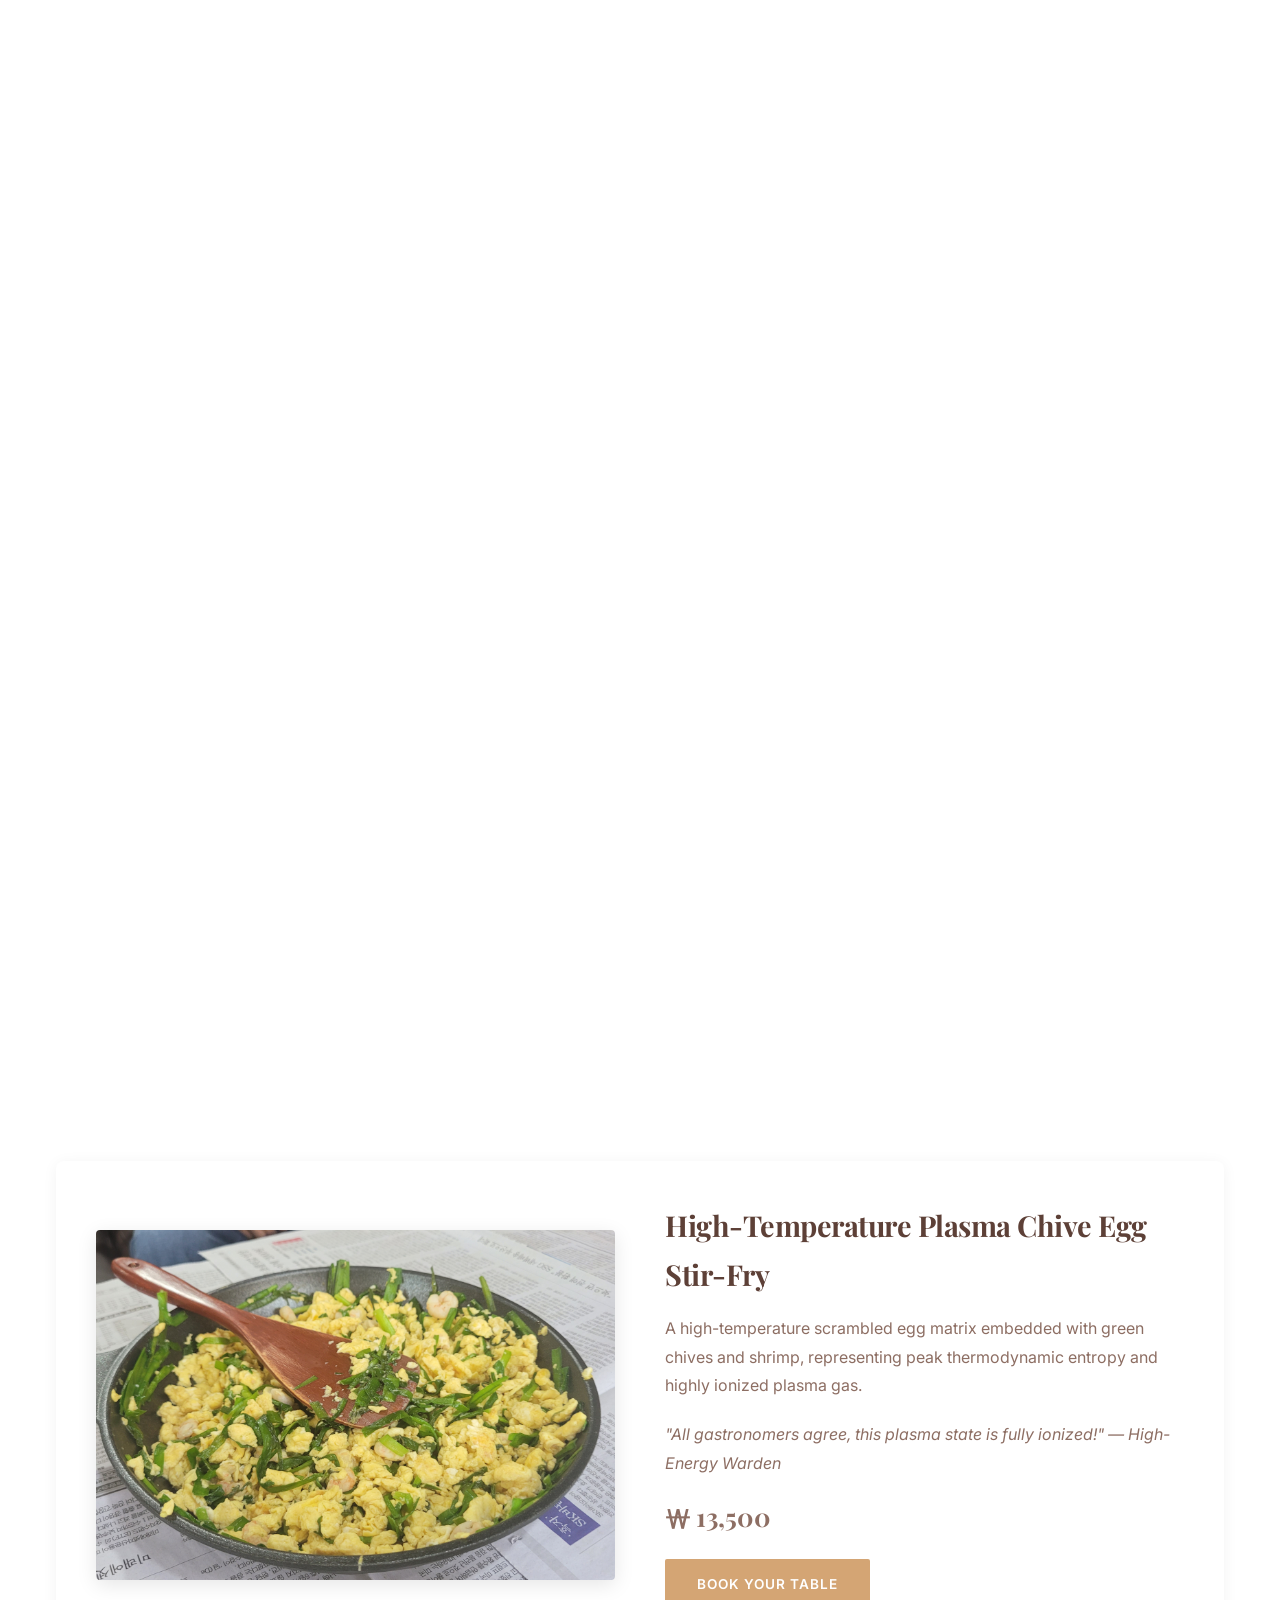
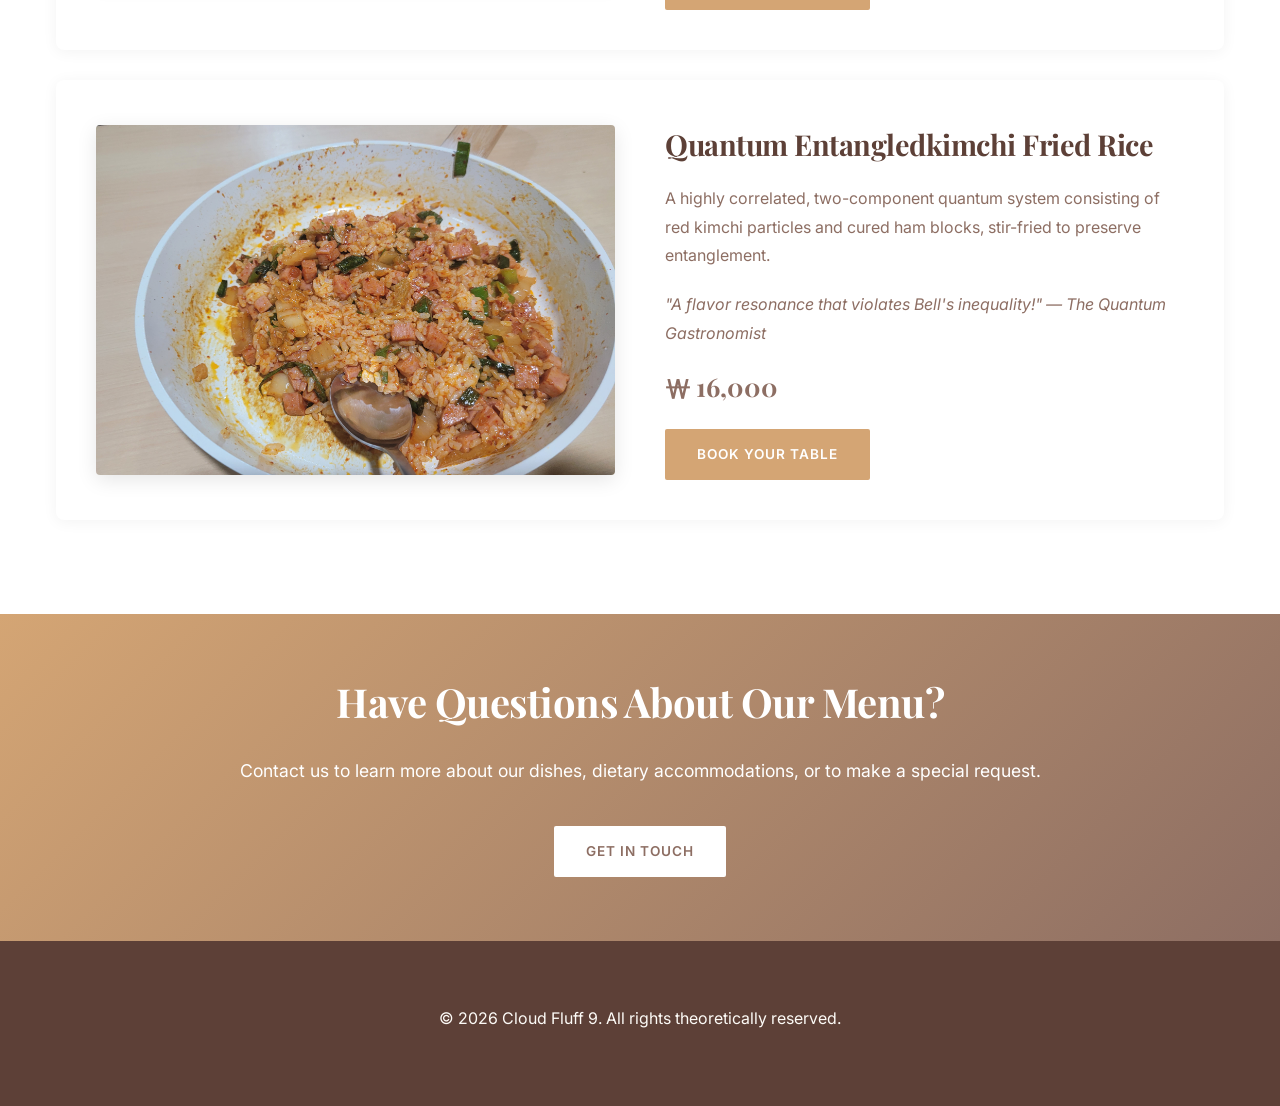
<file: menu.html>
<!DOCTYPE html>
<html lang="ko">

<head>
    <meta charset="UTF-8">
    <meta name="viewport" content="width=device-width, initial-scale=1.0">
    <meta name="description" content="View the Cloud Fluff 9 menu, featuring our signature Epitaxial Grown Egg Souffle Pancake and quantum-themed fusion dishes.">
    <title>Menu - Cloud Fluff 9</title>
    <link rel="icon" type="image/png" href="assets/icons/favicon.png?v=1">
    <link
        href="https://fonts.googleapis.com/css2?family=Inter:wght@300;400;500;600&family=Playfair+Display:wght@700;800&display=swap"
        rel="stylesheet">
    <link rel="stylesheet" href="css/style.css">
</head>

<body>
    <header>
        <div class="container nav-container">
            <a href="index.html" class="logo">Cloud Fluff 9 ☁️</a>
            <nav>
                <button class="mobile-menu-btn" aria-label="Menu">
                    <span></span>
                    <span></span>
                    <span></span>
                </button>
                <ul class="nav-links">
                    <li><a href="index.html">Home</a></li>
                    <li><a href="menu.html">Menu</a></li>
                    <li><a href="about.html">About</a></li>
                    <li><a href="gallery.html">Gallery</a></li>
                    <li><a href="contact.html">Contact</a></li>
                </ul>
            </nav>
            <button class="lang-toggle" id="langToggle">EN</button>
        </div>
    </header>

    <main>
        <!-- Menu Hero -->
        <section class="section" style="background: linear-gradient(135deg, var(--color-light-gray) 0%, var(--color-cream) 100%); padding: 60px 0;">
            <div class="container" style="text-align: center;">
                <h1 style="margin-bottom: 20px;" data-i18n="menu-title">The Menu</h1>
                <p style="font-size: 1.2rem; color: var(--color-brown); max-width: 600px; margin: 0 auto;" data-i18n="menu-intro">
                    A carefully curated selection of souffles, each a masterpiece of scientific precision and culinary artistry.
                </p>
            </div>
        </section>

        <!-- Menu Items -->
        <section class="menu-section section">
            <div class="container">
                <!-- Standard Model -->
                <div class="menu-item-container">
                    <img src="imgs/20260116_175040.jpg" alt="The Standard Model Souffle" class="menu-item-image">
                    <div class="menu-item-info">
                        <h3 data-i18n="menu-item-1-title">Epitaxial Grown Egg Souffle Pancake</h3>
                        <p data-i18n="menu-item-1-desc">계란 흰자 거품과 설탕 입자의 완벽한 대칭적 구성으로 조화로운 맛의 기본입자 작용을 선보이는 과학적인 에그 수플레 팬케이크.</p>
                        <p style="color: var(--color-brown); font-style: italic; margin-bottom: 15px;" data-i18n="menu-item-1-critique">
                            "맛의 힉스 메커니즘을 입증하다!" - 입자물리학 저널
                        </p>
                        <p class="menu-item-price">₩ 15,000</p>
                        <a href="contact.html" class="btn" data-i18n="book-table">예약하기</a>
                    </div>
                </div>

                <!-- Heisenberg Uncertainty -->
                <div class="menu-item-container">
                    <img src="imgs/20250527_182216.jpg" alt="The Heisenberg Uncertainty Principle" class="menu-item-image">
                    <div class="menu-item-info">
                        <h3 data-i18n="menu-item-2-title">Uncertainty Principle Pork Belly, Kimchi & Garlic</h3>
                        <p data-i18n="menu-item-2-desc">고온 마찰 불판에서 조리되는 삼겹살 지질의 위치와 마늘 화합물의 운동량을 동시에 측정할 수 없는 혼돈의 다상계(multi-phase system) 구이 요리.</p>
                        <p style="color: var(--color-brown); font-style: italic; margin-bottom: 15px;" data-i18n="menu-item-2-critique">
                            "삼겹살이 사라지는 속도를 전혀 측정할 수 없다!" - 양자요리학자
                        </p>
                        <p class="menu-item-price">₩ 17,000</p>
                        <a href="contact.html" class="btn" data-i18n="book-table">예약하기</a>
                    </div>
                </div>

                <!-- Schrödinger's Dream -->
                <div class="menu-item-container">
                    <img src="imgs/20250624_191702.jpg" alt="Schrödinger's Dream Stack" class="menu-item-image">
                    <div class="menu-item-info">
                        <h3 data-i18n="menu-item-3-title">Schrödinger's Wavefunction Cabbage Tuna Rice Bowl</h3>
                        <p data-i18n="menu-item-3-desc">신선하게 썬 양배추와 참치캔, 그리고 반숙 계란 후라이가 결맞음 상태로 공존하는 덮밥. 첫 입을 씹기 전까지는 맛의 파동함수가 붕괴되지 않습니다.</p>
                        <p style="color: var(--color-brown); font-style: italic; margin-bottom: 15px;" data-i18n="menu-item-3-critique">
                            "먹기 전까지는 알 수 없는 양자역학적 신비!" - 양자철학자
                        </p>
                        <p class="menu-item-price">₩ 18,000</p>
                        <a href="contact.html" class="btn" data-i18n="book-table">예약하기</a>
                    </div>
                </div>

                <!-- Wave-Particle Duality -->
                <div class="menu-item-container">
                    <img src="imgs/20250701_192439.jpg" alt="The Wave-Particle Duality Deluxe" class="menu-item-image">
                    <div class="menu-item-info">
                        <h3 data-i18n="menu-item-4-title">Wave-Particle Duality Egg Fried Rice-Porridge</h3>
                        <p data-i18n="menu-item-4-desc">고슬고슬한 밥알 입자의 산란성과 수분 통제 실패로 인한 파동성(거의 죽에 가까운 유동성)을 동시에 지닌 기묘한 이중성의 계란볶음밥.</p>
                        <p style="color: var(--color-brown); font-style: italic; margin-bottom: 15px;" data-i18n="menu-item-4-critique">
                            "유체역학과 양자역학의 기묘한 타협!" - 현대미식가
                        </p>
                        <p class="menu-item-price">₩ 16,500</p>
                        <a href="contact.html" class="btn" data-i18n="book-table">예약하기</a>
                    </div>
                </div>

                <!-- Thermal Equilibrium -->
                <div class="menu-item-container">
                    <img src="imgs/20250701_195355.jpg" alt="The Thermal Equilibrium Express" class="menu-item-image">
                    <div class="menu-item-info">
                        <h3 data-i18n="menu-item-5-title">Thermal Equilibrium Stir-Fried Dumplings</h3>
                        <p data-i18n="menu-item-5-desc">고온의 팬에서 볶아진 바삭한 고기만두와 매콤한 고추기름, 아삭한 부추가 열과 질량이 완벽하게 동등하게 결합된 평형 상태의 만두볶음.</p>
                        <p style="color: var(--color-brown); font-style: italic; margin-bottom: 15px;" data-i18n="menu-item-5-critique">
                            "절대 평형 온도에서 달성된 극도의 맛 엔트로피!" - 열역학 미식가
                        </p>
                        <p class="menu-item-price">₩ 15,500</p>
                        <a href="contact.html" class="btn" data-i18n="book-table">예약하기</a>
                    </div>
                </div>

                <!-- Entropy Maximum -->
                <div class="menu-item-container">
                    <img src="imgs/20250712_181536.jpg" alt="The Entropy Maximum Indulgence" class="menu-item-image">
                    <div class="menu-item-info">
                        <h3 data-i18n="menu-item-6-title">Entropy Maximum Pancake with Honey & Banana</h3>
                        <p data-i18n="menu-item-6-desc">소박한 팬케이크 기질 위에 바나나 디스크 슬라이스와 고점도 유기농 꿀 분자들이 완전한 무질서 상태로 랜덤 분산된 고엔트로피 스택.</p>
                        <p style="color: var(--color-brown); font-style: italic; margin-bottom: 15px;" data-i18n="menu-item-6-critique">
                            "우주 팽창과 엔트로피 법칙의 아름다운 단맛!" - 엔트로피 전도사
                        </p>
                        <p class="menu-item-price">₩ 17,500</p>
                        <a href="contact.html" class="btn" data-i18n="book-table">예약하기</a>
                    </div>
                </div>

                <!-- Photoelectric Effect -->
                <div class="menu-item-container">
                    <img src="imgs/20250731_202058.jpg" alt="The Photoelectric Effect Premium" class="menu-item-image">
                    <div class="menu-item-info">
                        <h3 data-i18n="menu-item-7-title">Photoelectric Threshold Chuck Eye Roll Steak</h3>
                        <p data-i18n="menu-item-7-desc">고도의 구조적 활성화 에너지(턱 운동)를 필요로 하는 강력한 소고기 격자 스테이크. 고무창보다 질긴... 턱관절 한계 임계값을 시험하는 척아이롤 구이.</p>
                        <p style="color: var(--color-brown); font-style: italic; margin-bottom: 15px;" data-i18n="menu-item-7-critique">
                            "임계 자극에서만 비출되는 육즙! 씹기 위해 무한한 일함수가 요구됨." - 광학 미식가
                        </p>
                        <p class="menu-item-price">₩ 18,500</p>
                        <a href="contact.html" class="btn" data-i18n="book-table">예약하기</a>
                    </div>
                </div>

                <!-- Superconducting Bliss -->
                <div class="menu-item-container">
                    <img src="imgs/20250818_182300.jpg" alt="The Superconducting Bliss" class="menu-item-image">
                    <div class="menu-item-info">
                        <h3 data-i18n="menu-item-8-title">Superconducting Zero-Friction Chapagetti</h3>
                        <p data-i18n="menu-item-8-desc">고점도 짜장 소스와 윤기 흐르는 면발, 그 위의 계란 후라이가 마찰 저항 제로에 수렴하는 완벽한 유동 상태를 형성하여 저항이 없는 흡입의 짜파게티.</p>
                        <p style="color: var(--color-brown); font-style: italic; margin-bottom: 15px;" data-i18n="menu-item-8-critique">
                            "새벽 2시에 저항 없이 무한히 흡입되는 초전도 현상!" - 저온물리학자
                        </p>
                        <p class="menu-item-price">₩ 19,000</p>
                        <a href="contact.html" class="btn" data-i18n="book-table">예약하기</a>
                    </div>
                </div>

                <!-- Bose-Einstein Condensate -->
                <div class="menu-item-container">
                    <img src="imgs/20250819_182434.jpg" alt="The Bose-Einstein Condensate Luxe" class="menu-item-image">
                    <div class="menu-item-info">
                        <h3 data-i18n="menu-item-9-title">Bose-Einstein Condensation Kimchi Fried Rice</h3>
                        <p data-i18n="menu-item-9-desc">개별 입자(밥알, 김치, 참기름)들이 밤샘 보존 과정을 거치며 하나의 단일한 미각적 결맞음(coherence) 상태로 응축된 완벽한 일체형 김치볶음밥.</p>
                        <p style="color: var(--color-brown); font-style: italic; margin-bottom: 15px;" data-i18n="menu-item-9-critique">
                            "모든 밥알이 단 하나의 거대한 붉은 맛의 파동으로 춤춘다!" - 양자통계학 전문가
                        </p>
                        <p class="menu-item-price">₩ 19,500</p>
                        <a href="contact.html" class="btn" data-i18n="book-table">예약하기</a>
                    </div>
                </div>

                <!-- String Theory Sensation -->
                <div class="menu-item-container">
                    <img src="imgs/20251222_175134.jpg" alt="The String Theory Sensation" class="menu-item-image">
                    <div class="menu-item-info">
                        <h3 data-i18n="menu-item-10-title">11-Dimensional String Theory Spicy Stir-Fried Beef</h3>
                        <p data-i18n="menu-item-10-desc">초고온 고추장 양념 속에서 소고기 슬라이스들이 11차원 초끈처럼 진동하며, 저렴하게 제육볶음의 맛을 정밀하게 모사하는 현대 입자물리학의 걸작 요리.</p>
                        <p style="color: var(--color-brown); font-style: italic; margin-bottom: 15px;" data-i18n="menu-item-10-critique">
                            "싸구려 척아이롤이 제육볶음의 현을 튕긴다!" - 끈이론 미식가
                        </p>
                        <p class="menu-item-price">₩ 20,000</p>
                        <a href="contact.html" class="btn" data-i18n="book-table">예약하기</a>
                    </div>
                </div>

                <!-- Big Bang Creation -->
                <div class="menu-item-container">
                    <img src="imgs/20260116_171446.jpg" alt="The Big Bang Creation Special" class="menu-item-image">
                    <div class="menu-item-info">
                        <h3 data-i18n="menu-item-11-title">Big Bang Expansion Cabbage Shrimp Rice Bowl</h3>
                        <p data-i18n="menu-item-11-desc">달궈진 마늘기름 특이점에서 시작된 팽창 우주 모델. 아삭한 양배추 가스와 고에너지 새우 입자들이 흰 쌀밥 진공 위에 고르게 안착한 양배추 새우 덮밥.</p>
                        <p style="color: var(--color-brown); font-style: italic; margin-bottom: 15px;" data-i18n="menu-item-11-critique">
                            "한 그릇에 담긴 초기 우주의 대폭발 팽창!" - 우주론 미식가
                        </p>
                        <p class="menu-item-price">₩ 25,000</p>
                        <a href="contact.html" class="btn" data-i18n="book-table">예약하기</a>
                    </div>
                </div>

                <!-- High-Temperature Plasma Scramble -->
                <div class="menu-item-container">
                    <img src="imgs/20250607_180315.jpg" alt="The High-Temperature Plasma Scramble" class="menu-item-image">
                    <div class="menu-item-info">
                        <h3 data-i18n="menu-item-12-title">High-Temperature Plasma Chive Egg Stir-Fry</h3>
                        <p data-i18n="menu-item-12-desc">분자들의 불규칙한 브라운 운동과 열역학적 무질서(엔트로피)를 극대화하고 프라이팬 내부의 고온 플라스마 상태를 모사한 부추계란 볶음.</p>
                        <p style="color: var(--color-brown); font-style: italic; margin-bottom: 15px;" data-i18n="menu-item-12-critique">
                            "이것은 미식인가, 아니면 열역학적 재앙인가?" - 9동 기숙사 사감
                        </p>
                        <p class="menu-item-price">₩ 13,500</p>
                        <a href="contact.html" class="btn" data-i18n="book-table">예약하기</a>
                    </div>
                </div>

                <!-- Quantum Entanglement -->
                <div class="menu-item-container">
                    <img src="imgs/20250514_195120.jpg" alt="The Quantum Entanglement" class="menu-item-image">
                    <div class="menu-item-info">
                        <h3 data-i18n="menu-item-13-title">Quantum Entangledkimchi Fried Rice</h3>
                        <p data-i18n="menu-item-13-desc">붉은 김치 입자와 잘게 썬 햄 블록으로 구성된 고도 상관 이체계(two-body system). 팬 위에서 강력하게 커플링된 상태를 유지하는 기숙사식 김치볶음밥.</p>
                        <p style="color: var(--color-brown); font-style: italic; margin-bottom: 15px;" data-i18n="menu-item-13-critique">
                            "벨의 부등식을 위배하는 맛의 얽힘!" - 양자미식가
                        </p>
                        <p class="menu-item-price">₩ 16,000</p>
                        <a href="contact.html" class="btn" data-i18n="book-table">예약하기</a>
                    </div>
                </div>
            </div>
        </section>

        <!-- CTA Section -->
        <section class="section" style="background: linear-gradient(135deg, #D4A574 0%, #8D6E63 100%); color: white;">
            <div class="container" style="text-align: center;">
                <h2 style="color: white; margin-bottom: 30px;" data-i18n="questions-title">Have Questions About Our Menu?</h2>
                <p style="font-size: 1.1rem; margin-bottom: 40px;" data-i18n="questions-subtitle">
                    Contact us to learn more about our dishes, dietary accommodations, or to make a special request.
                </p>
                <a href="contact.html" class="btn" style="background-color: white; color: #8D6E63;">Get in Touch</a>
            </div>
        </section>
    </main>

    <footer id="global-footer">
        <p>&copy; 2026 Cloud Fluff 9. All rights reserved.</p>
        <p><a href="contact.html">Contact Us</a> | <a href="about.html">About</a> | <a href="menu.html">Menu</a></p>
    </footer>

    <script src="js/data.js"></script>
    <script src="js/main.js"></script>
</body>

</html>
</file>
<file: css/style.css>
:root {
    /* Color Palette - 더 세련되고 고급스러운 톤 */
    --color-cream: #FDFBF7;
    --color-beige: #F5E6CA;
    --color-brown: #8D6E63;
    --color-dark-brown: #5D4037;
    --color-accent: #D4A574; /* 골드 톤 */
    --color-text: #4E342E;
    --color-light-gray: #F9F7F4;
    --color-border: #E8D7C3;
    
    /* Typography */
    --font-heading: 'Playfair Display', serif;
    --font-body: 'Inter', sans-serif;
    
    /* Spacing */
    --spacing-sm: 8px;
    --spacing-md: 16px;
    --spacing-lg: 32px;
    --spacing-xl: 64px;
    
    /* Transitions */
    --transition: all 0.3s cubic-bezier(0.4, 0, 0.2, 1);
}

* {
    box-sizing: border-box;
    margin: 0;
    padding: 0;
}

html {
    scroll-behavior: smooth;
}

body {
    background-color: var(--color-cream);
    color: var(--color-text);
    font-family: var(--font-body);
    line-height: 1.7;
    overflow-x: hidden;
}

h1, h2, h3, h4, h5, h6 {
    font-family: var(--font-heading);
    color: var(--color-dark-brown);
    font-weight: 700;
    letter-spacing: -0.5px;
}

h1 {
    font-size: 3.5rem;
    line-height: 1.2;
}

h2 {
    font-size: 2.5rem;
    line-height: 1.2;
    margin-bottom: 20px;
}

h3 {
    font-size: 1.8rem;
}

a {
    text-decoration: none;
    color: inherit;
    transition: var(--transition);
}

ul {
    list-style: none;
}

/* Layout Utilities */
.container {
    max-width: 1200px;
    margin: 0 auto;
    padding: 0 var(--spacing-md);
}

.section {
    padding: var(--spacing-xl) 0;
}

/* Header & Nav */
header {
    background-color: rgba(255, 255, 255, 0.95);
    padding: 20px 0;
    position: sticky;
    top: 0;
    z-index: 100;
    box-shadow: 0 2px 15px rgba(0, 0, 0, 0.08);
    backdrop-filter: blur(10px);
}

.nav-container {
    display: flex;
    justify-content: space-between;
    align-items: center;
    gap: var(--spacing-lg);
}

.logo {
    font-family: var(--font-heading);
    font-size: 1.8rem;
    font-weight: bold;
    color: var(--color-dark-brown);
    letter-spacing: -0.5px;
    white-space: nowrap;
}

.logo:hover {
    color: var(--color-accent);
}

nav {
    flex: 1;
}

.nav-links {
    display: flex;
    gap: 12px;
    justify-content: center;
}

.nav-links a {
    font-weight: 600;
    color: var(--color-dark-brown);
    padding: 8px 16px;
    border-radius: 30px;
    transition: all 0.3s cubic-bezier(0.25, 0.8, 0.25, 1);
    display: inline-block;
    letter-spacing: 0.2px;
}

.nav-links a:hover {
    background-color: rgba(212, 165, 116, 0.12); /* Soft warm gold tint */
    color: var(--color-accent);
    transform: translateY(-1px);
}

.nav-links a:active {
    transform: translateY(0);
}

.nav-links a.active {
    background-color: var(--color-accent);
    color: white !important;
    box-shadow: 0 4px 10px rgba(212, 165, 116, 0.25);
}

/* Language Toggle */
.lang-toggle {
    background: none;
    border: 2px solid var(--color-accent);
    color: var(--color-accent);
    padding: 6px 14px;
    border-radius: 25px;
    cursor: pointer;
    font-family: var(--font-body);
    font-weight: 600;
    transition: var(--transition);
}

.lang-toggle:hover {
    background-color: var(--color-accent);
    color: white;
    transform: scale(1.05);
}

/* Buttons */
.btn {
    display: inline-block;
    padding: 14px 32px;
    background-color: var(--color-accent);
    color: white;
    border: none;
    border-radius: 2px;
    font-weight: 600;
    font-size: 1rem;
    cursor: pointer;
    transition: var(--transition);
    letter-spacing: 1px;
    text-transform: uppercase;
    font-size: 0.85rem;
}

.btn:hover {
    background-color: var(--color-dark-brown);
    transform: translateY(-2px);
    box-shadow: 0 5px 15px rgba(0, 0, 0, 0.15);
}

/* Mobile Menu Button - Sleek Animated Hamburger */
.mobile-menu-btn {
    display: none;
    background: none;
    border: none;
    cursor: pointer;
    position: relative;
    width: 24px;
    height: 18px;
    padding: 0;
    z-index: 110;
}

.mobile-menu-btn span {
    display: block;
    position: absolute;
    height: 2.5px;
    width: 100%;
    background: var(--color-dark-brown);
    border-radius: 4px;
    opacity: 1;
    left: 0;
    transform: rotate(0deg);
    transition: all 0.25s cubic-bezier(0.4, 0, 0.2, 1);
}

.mobile-menu-btn span:nth-child(1) {
    top: 0px;
}

.mobile-menu-btn span:nth-child(2) {
    top: 8px;
}

.mobile-menu-btn span:nth-child(3) {
    top: 16px;
}

/* Hamburger morphing into X */
.mobile-menu-btn.active span:nth-child(1) {
    top: 8px;
    transform: rotate(135deg);
}

.mobile-menu-btn.active span:nth-child(2) {
    opacity: 0;
    left: -40px;
}

.mobile-menu-btn.active span:nth-child(3) {
    top: 8px;
    transform: rotate(-135deg);
}

@media (max-width: 768px) {
    h1 {
        font-size: 2.2rem;
    }

    h2 {
        font-size: 1.8rem;
    }

    .nav-container {
        gap: var(--spacing-md);
    }
    
    .logo {
        font-size: 1.4rem;
        order: 1;
    }
    
    .lang-toggle {
        order: 2;
        padding: 5px 12px;
        font-size: 0.85rem;
    }
    
    nav {
        order: 3;
        display: flex;
        align-items: center;
    }

    .nav-links {
        display: flex;
        flex-direction: column;
        position: absolute;
        top: 100%;
        left: 0;
        width: 100%;
        background-color: rgba(255, 255, 255, 0.98);
        backdrop-filter: blur(20px);
        padding: var(--spacing-lg) var(--spacing-md);
        text-align: center;
        gap: var(--spacing-md);
        box-shadow: 0 15px 30px rgba(93, 64, 55, 0.1);
        border-bottom: 1px solid var(--color-border);
        opacity: 0;
        visibility: hidden;
        transform: translateY(-10px);
        transition: opacity 0.3s ease, transform 0.3s ease, visibility 0.3s ease;
        pointer-events: none;
    }

    .nav-links.active {
        opacity: 1;
        visibility: visible;
        transform: translateY(0);
        pointer-events: auto;
    }

    .mobile-menu-btn {
        display: block;
    }
}

/* Hero Section */
.hero {
    position: relative;
    padding: 100px 0;
    overflow: hidden;
}

.hero::before {
    content: '';
    position: absolute;
    top: 0;
    left: 0;
    right: 0;
    bottom: 0;
    background: linear-gradient(135deg, rgba(93, 64, 55, 0.1) 0%, rgba(212, 165, 116, 0.05) 100%);
    z-index: 1;
}

.hero .container {
    position: relative;
    z-index: 2;
}

.hero-content {
    text-align: center;
    animation: fadeInUp 0.8s ease-out;
}

.hero-content h1 {
    margin-bottom: 20px;
    font-size: 3.5rem;
}

.hero-subtitle {
    font-size: 1.3rem;
    color: var(--color-brown);
    margin-bottom: 40px;
    font-weight: 300;
}

.hero-image {
    width: 100%;
    height: 450px;
    object-fit: cover;
    margin-top: 40px;
    animation: fadeIn 1s ease-out;
    box-shadow: 0 10px 40px rgba(0, 0, 0, 0.1);
}

/* Animations */
@keyframes fadeInUp {
    from {
        opacity: 0;
        transform: translateY(30px);
    }
    to {
        opacity: 1;
        transform: translateY(0);
    }
}

@keyframes fadeIn {
    from {
        opacity: 0;
    }
    to {
        opacity: 1;
    }
}

@keyframes slideInLeft {
    from {
        opacity: 0;
        transform: translateX(-50px);
    }
    to {
        opacity: 1;
        transform: translateX(0);
    }
}

@keyframes slideInRight {
    from {
        opacity: 0;
        transform: translateX(50px);
    }
    to {
        opacity: 1;
        transform: translateX(0);
    }
}

/* Intro/About Section */
.intro {
    background: linear-gradient(135deg, var(--color-light-gray) 0%, var(--color-cream) 100%);
}

.intro h2 {
    text-align: center;
    margin-bottom: 50px;
}

.intro-grid {
    display: grid;
    grid-template-columns: repeat(auto-fit, minmax(280px, 1fr));
    gap: 40px;
    margin-top: 40px;
}

.intro-card {
    padding: 40px;
    background: white;
    border-radius: 4px;
    box-shadow: 0 2px 10px rgba(0, 0, 0, 0.05);
    transition: var(--transition);
    animation: fadeInUp 0.8s ease-out backwards;
    border-top: 3px solid var(--color-accent);
}

.intro-card:nth-child(1) {
    animation-delay: 0.1s;
}

.intro-card:nth-child(2) {
    animation-delay: 0.2s;
}

.intro-card:nth-child(3) {
    animation-delay: 0.3s;
}

.intro-card:hover {
    transform: translateY(-5px);
    box-shadow: 0 10px 30px rgba(0, 0, 0, 0.1);
}

.intro-card h3 {
    margin-bottom: 15px;
    color: var(--color-dark-brown);
}

.intro-card p {
    color: var(--color-brown);
    line-height: 1.8;
}

/* Team Section */
/* Team Section */
.team {
    background: white;
}

.team h2 {
    text-align: center;
    margin-bottom: 50px;
}

.team-grid {
    display: grid;
    grid-template-columns: repeat(3, 1fr);
    gap: 40px;
    align-items: start;
}

.team-member {
    text-align: center;
    animation: fadeInUp 0.8s ease-out backwards;
}

.team-member:nth-child(1) {
    animation-delay: 0.1s;
}

.team-member:nth-child(2) {
    animation-delay: 0.2s;
}

.team-member:nth-child(3) {
    animation-delay: 0.3s;
}

.team-member:nth-child(4) {
    animation-delay: 0.4s;
}

.team-member-image {
    width: 200px;
    height: 200px;
    border-radius: 50%;
    object-fit: cover;
    margin: 0 auto 20px;
    box-shadow: 0 5px 20px rgba(0, 0, 0, 0.1);
    transition: var(--transition);
}

.team-member:hover .team-member-image {
    transform: scale(1.05);
    box-shadow: 0 10px 30px rgba(0, 0, 0, 0.15);
}

/* ========================================================
   👑 수석 셰프 (첫 번째 아이템) 특별 강조 스타일
======================================================== */
.team-member:first-child {
    grid-column: 1 / -1;
    display: grid;
    grid-template-columns: auto 1fr;
    align-items: center;
    gap: 50px;
    text-align: left;
    background: linear-gradient(135deg, rgba(212, 165, 116, 0.05) 0%, rgba(212, 165, 116, 0.1) 100%);
    padding: 40px;
    border-radius: 12px;
    border-left: 4px solid var(--color-accent);
}

.team-member:first-child .team-member-image {
    width: 280px;  
    height: 280px; 
    border: 3px solid var(--color-accent);
    margin: 0;
}

.team-member:first-child h3 {
    font-size: 1.8rem; 
    font-weight: 700;
    margin-bottom: 12px;
}

.team-member:first-child p {
    font-size: 1.2rem; 
    margin-bottom: 20px;
    font-weight: 600;
    color: var(--color-accent);
}

.team-member:first-child .team-member-bio {
    font-size: 1rem;
    line-height: 1.8;
    color: var(--color-brown);
    font-weight: 400;
}

/* 수석 셰프 이미지 호버 시에는 이미 커진 상태에서 더 부드럽게 반응하도록 설정 */
.team-member:first-child:hover .team-member-image {
    transform: scale(1.03); 
}
/* ======================================================== */

.team-member h3 {
    margin-bottom: 8px;
    font-size: 1.3rem;
}

.team-member p {
    color: var(--color-brown);
    font-weight: 500;
}

.team-member-bio {
    font-size: 0.9rem;
    line-height: 1.6;
    color: var(--color-brown);
    font-weight: 400;
    margin-top: 10px;
    padding: 0 15px;
}

/* Menu Section */
.menu-section {
    background: white;
}

.menu-item-container {
    display: grid;
    grid-template-columns: 1fr 1fr;
    gap: 50px;
    align-items: center;
    padding: 40px;
    background: white;
    border-radius: 8px;
    box-shadow: 0 2px 15px rgba(0, 0, 0, 0.05);
    transition: var(--transition);
    margin-bottom: 30px;
}

.menu-item-container:hover {
    box-shadow: 0 10px 30px rgba(0, 0, 0, 0.1);
}

.menu-item-image {
    width: 100%;
    height: 350px;
    object-fit: cover;
    border-radius: 4px;
    box-shadow: 0 5px 20px rgba(0, 0, 0, 0.1);
}

.menu-item-info h3 {
    font-size: 1.8rem;
    margin-bottom: 15px;
}

.menu-item-info p {
    color: var(--color-brown);
    margin-bottom: 20px;
    line-height: 1.8;
}

.menu-item-price {
    font-family: var(--font-heading);
    font-size: 1.6rem;
    font-weight: bold;
    color: var(--color-accent);
}

/* Desktop Layout Utility Classes */
.hero-buttons {
    display: flex;
    justify-content: center;
    gap: 16px;
    margin-top: 30px;
}

.story-grid {
    display: grid;
    grid-template-columns: 1fr 1fr;
    gap: 50px;
    align-items: center;
    margin-bottom: 50px;
}

.story-card {
    background: white;
    padding: 40px;
    border-radius: 8px;
    box-shadow: 0 5px 20px rgba(0,0,0,0.1);
}

.precision-card {
    background: linear-gradient(135deg, #D4A574 0%, #8D6E63 100%);
    color: white;
    padding: 30px;
    border-radius: 4px;
    text-align: center;
}

.philosophy-grid {
    display: grid;
    grid-template-columns: repeat(auto-fit, minmax(250px, 1fr));
    gap: 40px;
}

.contact-grid {
    display: grid;
    grid-template-columns: 1fr 1fr;
    gap: 50px;
    align-items: start;
    margin-bottom: 60px;
}

#quantum-reservation-box {
    background: linear-gradient(135deg, var(--color-dark-brown) 0%, #8D6E63 100%);
    color: white;
    padding: 50px 40px;
    border-radius: 12px;
    text-align: left;
    box-shadow: 0 10px 30px rgba(0,0,0,0.15);
    border: 2px solid var(--color-accent);
}

/* ========================================================
   📱 Mobile Responsiveness Overrides
======================================================== */
@media (max-width: 768px) {
    /* Hero Section */
    .hero {
        padding: 60px 0 40px;
    }
    
    .hero-subtitle {
        font-size: 1.1rem;
        margin-bottom: 30px;
    }
    
    .hero-image {
        height: 280px;
        margin-top: 30px;
    }

    .hero-buttons {
        flex-direction: column;
        align-items: center;
        width: 100%;
        max-width: 300px;
        margin: 20px auto 0;
        gap: 12px;
    }

    .hero-buttons .btn {
        width: 100%;
        text-align: center;
    }

    /* Intro/About Cards */
    .intro-grid {
        gap: 20px;
    }

    .intro-card {
        padding: 24px;
    }

    /* Team Grid */
    .team-grid {
        grid-template-columns: 1fr;
        gap: 30px;
    }

    .team-member:first-child {
        grid-template-columns: 1fr;
        text-align: center;
        padding: 24px;
        gap: 20px;
    }

    .team-member:first-child .team-member-image {
        width: 200px;
        height: 200px;
        margin: 0 auto 20px;
    }

    .team-member:first-child h3 {
        font-size: 1.5rem;
    }

    .team-member:first-child p {
        font-size: 1.05rem;
    }

    .team-member-image {
        width: 160px;
        height: 160px;
    }

    .team-member-bio {
        padding: 0 5px;
    }

    /* Menu Items */
    .menu-item-container {
        grid-template-columns: 1fr;
        padding: 24px;
        gap: 24px;
        margin-bottom: 24px;
    }

    .menu-item-image {
        height: 250px;
    }

    .menu-item-info h3 {
        font-size: 1.5rem;
        margin-bottom: 10px;
    }

    /* Grids & Cards */
    .story-grid {
        grid-template-columns: 1fr;
        gap: 30px;
        margin-bottom: 30px;
    }

    .story-card {
        padding: 24px;
    }

    .precision-card {
        padding: 20px;
    }

    .philosophy-grid {
        gap: 20px;
    }

    .contact-grid {
        grid-template-columns: 1fr;
        gap: 30px;
        margin-bottom: 40px;
    }

    #quantum-reservation-box {
        padding: 35px 20px;
    }
}

/* Extra Small Screens (Phones under 480px) */
@media (max-width: 480px) {
    .logo {
        font-size: 1.25rem;
    }
    
    .lang-toggle {
        padding: 4px 10px;
        font-size: 0.8rem;
    }
    
    .btn {
        padding: 12px 24px;
        font-size: 0.8rem;
    }
}

/* Footer styling */
footer {
    background-color: var(--color-dark-brown);
    color: var(--color-cream);
    text-align: center;
    padding: var(--spacing-lg) 0;
    margin-top: auto;
}

footer p {
    margin-bottom: 10px;
}

footer a {
    color: var(--color-accent);
    font-weight: 600;
}

footer a:hover {
    opacity: 0.8;
}
</file>
